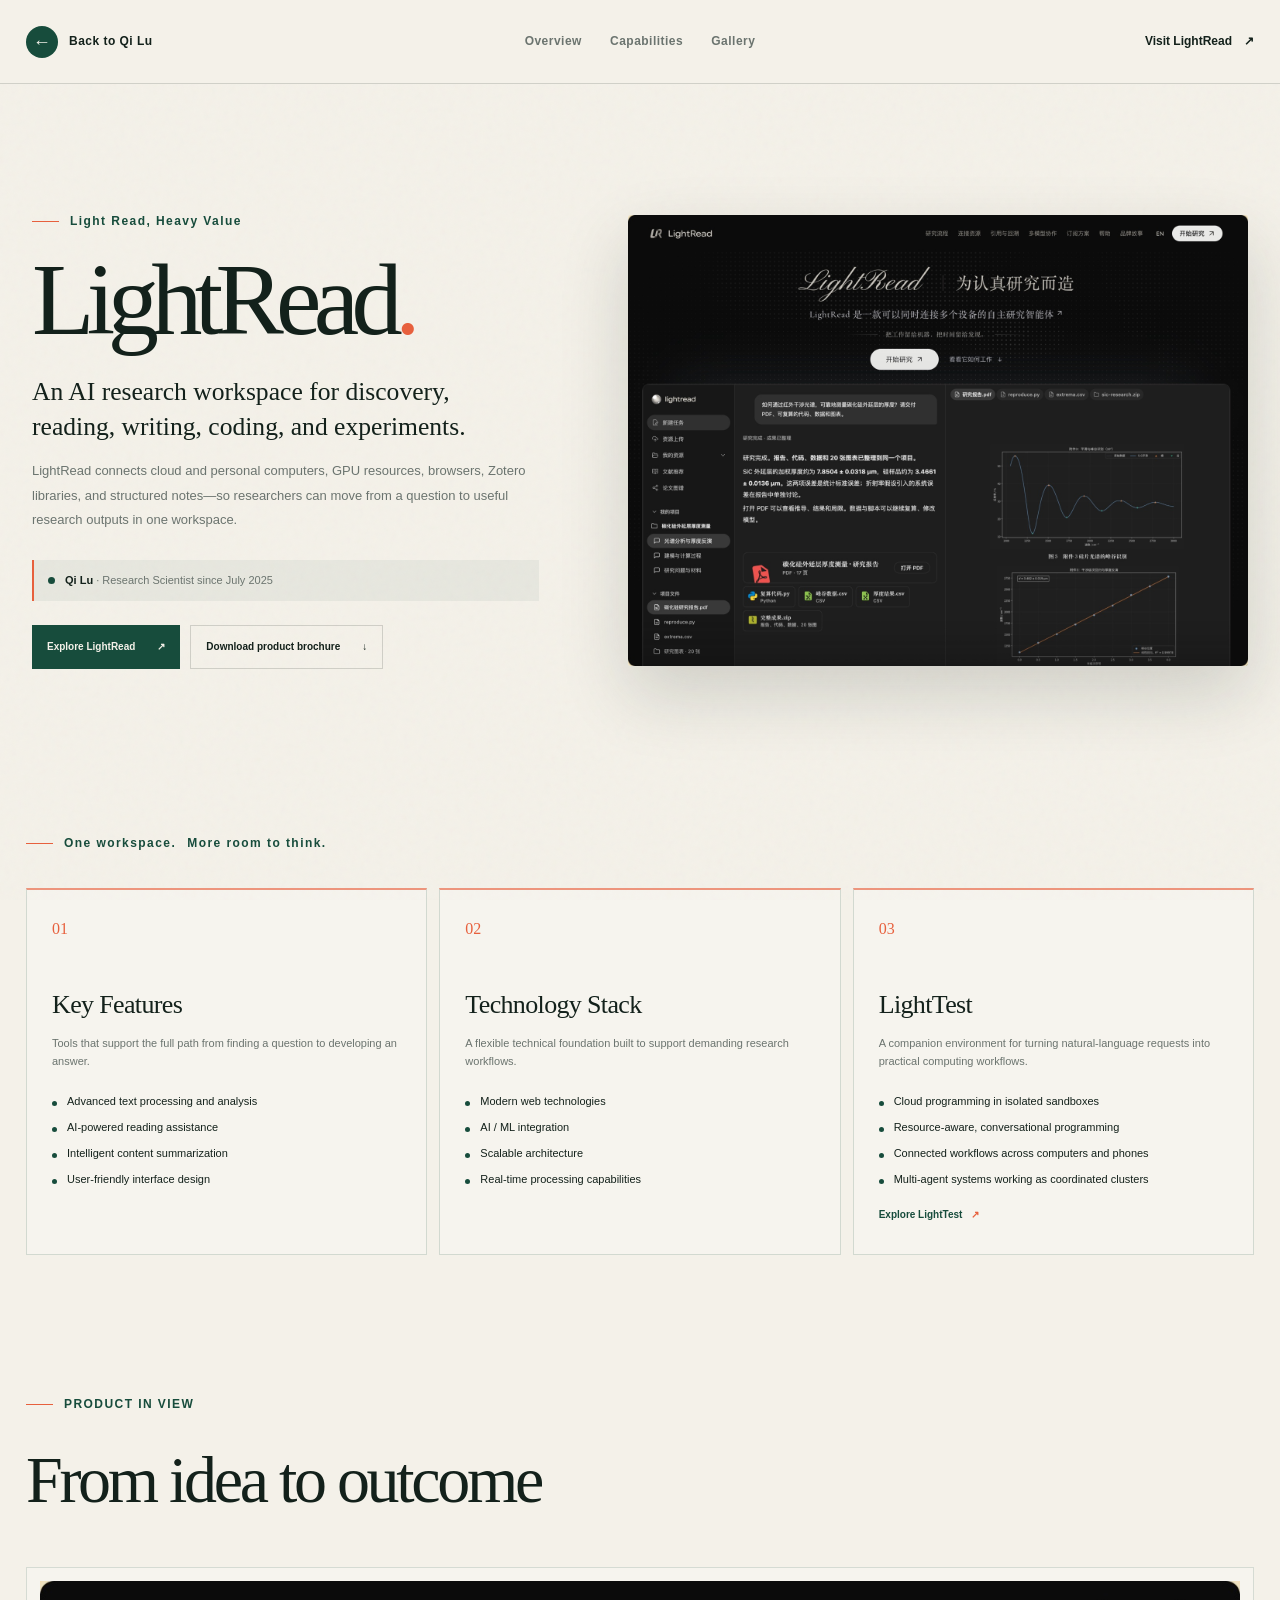
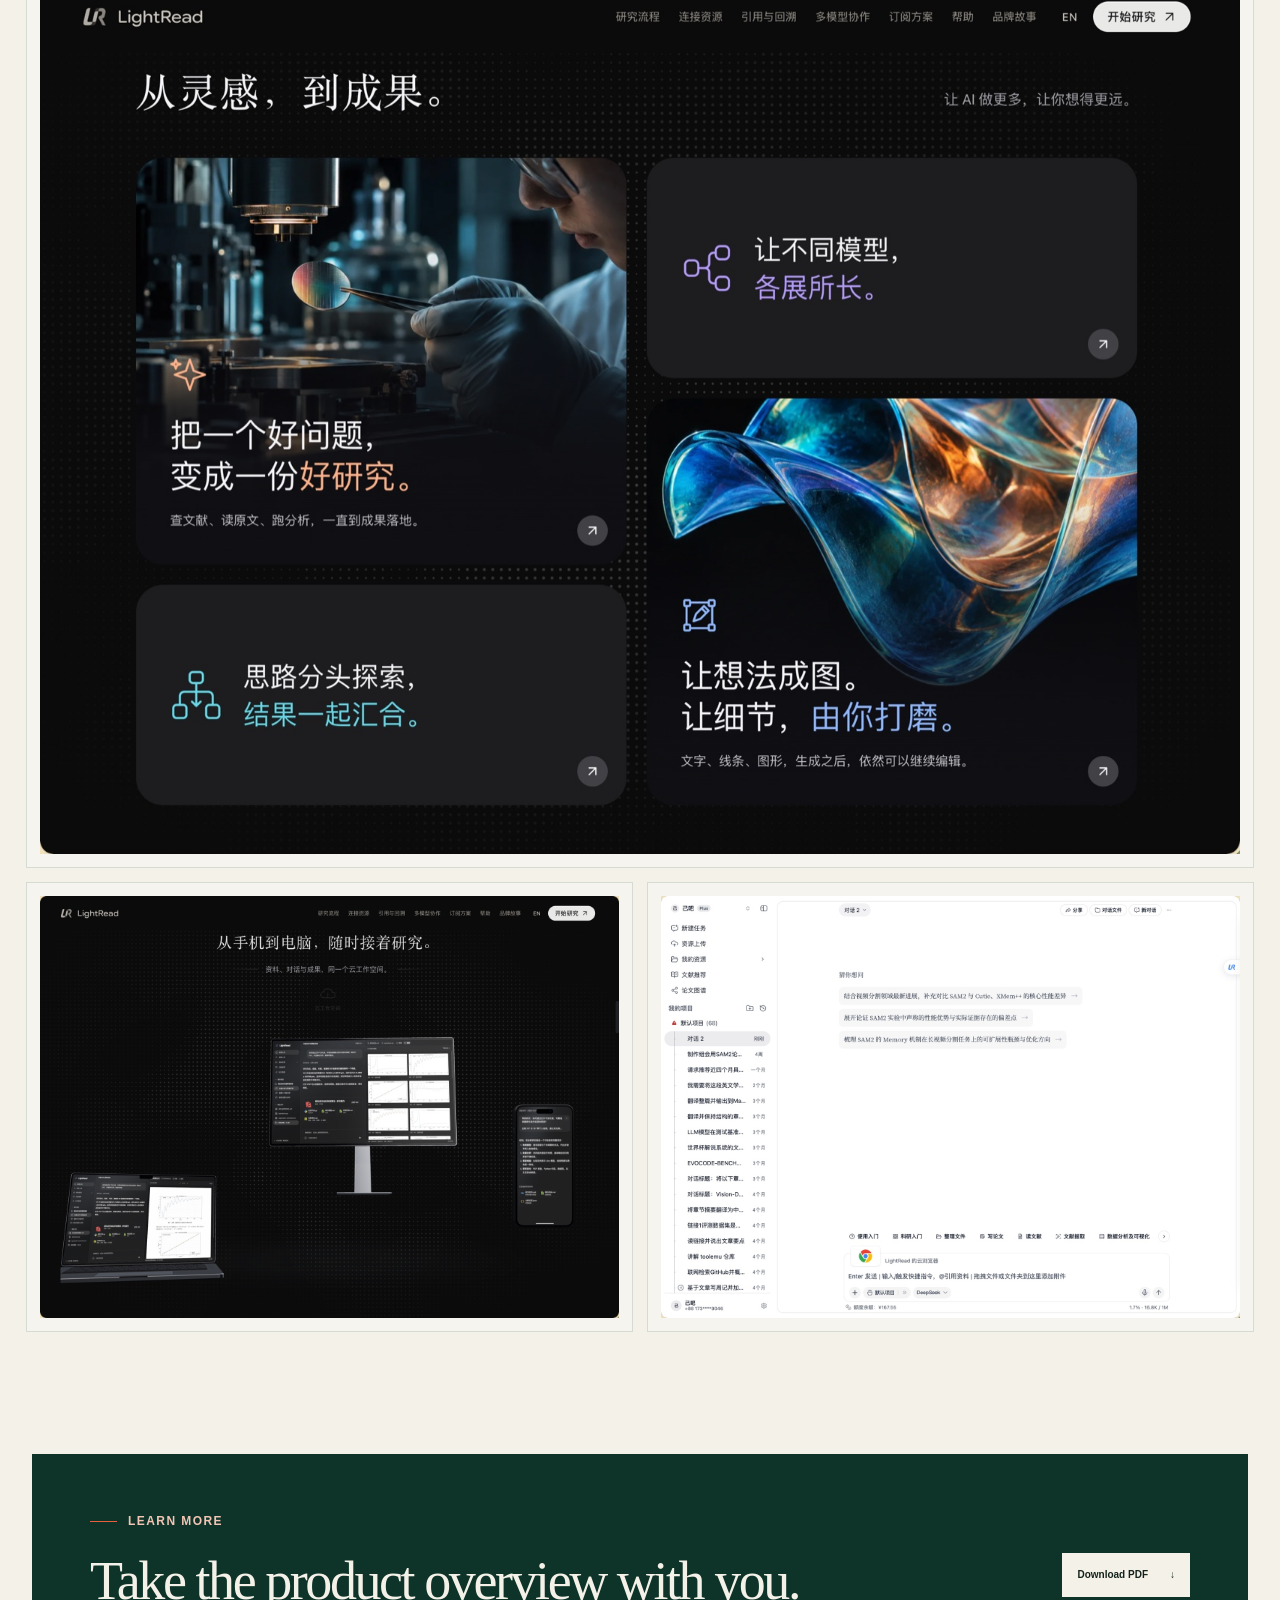
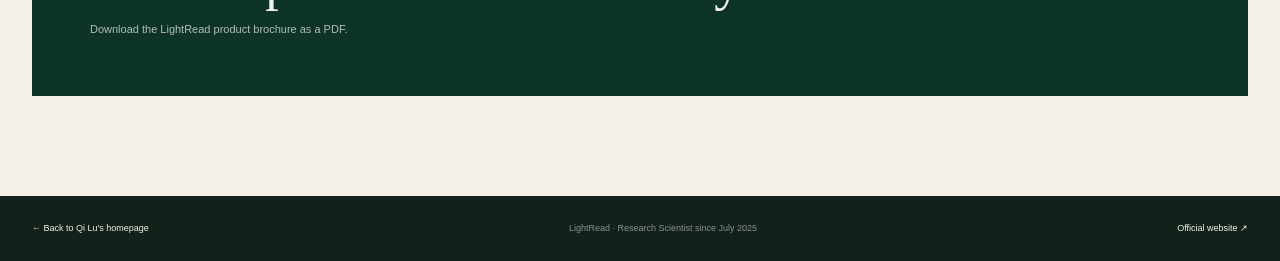
<file: lightread/index.html>
<!doctype html>
<html lang="en">
<head>
  <meta charset="utf-8">
  <meta name="viewport" content="width=device-width, initial-scale=1">
  <meta name="theme-color" content="#f4f1e9">
  <meta name="description" content="LightRead is an AI research workspace for discovering, reading, writing, and computing across connected devices.">
  <title>LightRead · Qi Lu</title>
  <link rel="canonical" href="https://thinkwave.cn/lightread">
  <link rel="icon" href="/assets/logo-64.png" type="image/png" sizes="64x64">
  <link rel="stylesheet" href="/styles.css">
  <link rel="stylesheet" href="/lightread.css">
</head>
<body class="lightread-page">
  <header class="lr-header">
    <a class="lr-brand" href="/" aria-label="Back to Qi Lu's homepage"><span class="lr-brand-mark" aria-hidden="true">←</span><span>Back to Qi Lu</span></a>
    <button class="lr-nav-toggle" type="button" aria-expanded="false" aria-controls="lr-page-nav" aria-label="Open navigation"><span></span><span></span></button>
    <nav id="lr-page-nav" aria-label="LightRead page navigation">
      <a href="#overview">Overview</a>
      <a href="#capabilities">Capabilities</a>
      <a href="#gallery">Gallery</a>
    </nav>
    <a class="lr-header-cta" href="https://lightingread.cn/" target="_blank" rel="noopener">Visit LightRead <span>↗</span></a>
  </header>

  <main>
    <section class="lr-hero" id="overview">
      <div class="lr-hero-copy">
        <p class="lr-eyebrow lr-tagline"><span></span> Light Read, Heavy Value</p>
        <h1>LightRead<span class="lr-period">.</span></h1>
        <p class="lr-lede"><span>An AI research workspace for discovery,</span><span>reading, writing, coding, and experiments.</span></p>
        <p class="lr-positioning">LightRead connects cloud and personal computers, GPU resources, browsers, Zotero libraries, and structured notes—so researchers can move from a question to useful research outputs in one workspace.</p>
        <div class="lr-role"><span class="lr-role-dot"></span><span><strong>Qi Lu</strong> · Research Scientist since July 2025</span></div>
        <div class="lr-actions">
          <a class="lr-button lr-button-dark" href="https://lightingread.cn/" target="_blank" rel="noopener">Explore LightRead <span>↗</span></a>
          <a class="lr-button lr-button-outline" href="/assets/lightread/LightRead-product-brochure.pdf" download="LightRead-product-brochure.pdf">Download product brochure <span>↓</span></a>
        </div>
      </div>
      <figure class="lr-hero-image">
        <img src="/assets/lightread/workspace.jpg" alt="LightRead research workspace showing a research task, generated report, files, and analysis" width="1600" height="1165" fetchpriority="high">
      </figure>
    </section>

    <section class="lr-capabilities section" id="capabilities">
      <div class="lr-section-heading">
        <h2>One workspace. <em>More room to think.</em></h2>
      </div>
      <div class="lr-capability-grid">
        <article class="lr-capability">
          <span class="lr-capability-index">01</span>
          <h3>Key Features</h3>
          <p>Tools that support the full path from finding a question to developing an answer.</p>
          <ul>
            <li>Advanced text processing and analysis</li>
            <li>AI-powered reading assistance</li>
            <li>Intelligent content summarization</li>
            <li>User-friendly interface design</li>
          </ul>
        </article>
        <article class="lr-capability">
          <span class="lr-capability-index">02</span>
          <h3>Technology Stack</h3>
          <p>A flexible technical foundation built to support demanding research workflows.</p>
          <ul>
            <li>Modern web technologies</li>
            <li>AI / ML integration</li>
            <li>Scalable architecture</li>
            <li>Real-time processing capabilities</li>
          </ul>
        </article>
        <article class="lr-capability">
          <span class="lr-capability-index">03</span>
          <h3>LightTest</h3>
          <p>A companion environment for turning natural-language requests into practical computing workflows.</p>
          <ul>
            <li>Cloud programming in isolated sandboxes</li>
            <li>Resource-aware, conversational programming</li>
            <li>Connected workflows across computers and phones</li>
            <li>Multi-agent systems working as coordinated clusters</li>
          </ul>
          <a class="lr-inline-link" href="https://lightingread.cn/lightest/" target="_blank" rel="noopener">Explore LightTest <span>↗</span></a>
        </article>
      </div>
    </section>

    <section class="lr-gallery section" id="gallery">
      <div class="lr-gallery-heading">
        <div><p class="lr-eyebrow"><span></span> Product in view</p><h2>From idea to outcome</h2></div>
      </div>
      <div class="lr-gallery-grid">
        <figure class="lr-gallery-card lr-gallery-wide"><img src="/assets/lightread/research-results.jpg" alt="LightRead product showcase for research results and workflow tools" width="1600" height="1165" loading="lazy" decoding="async"></figure>
        <figure class="lr-gallery-card"><img src="/assets/lightread/multi-device.jpg" alt="LightRead connected research workspace displayed across a computer, monitor, and phone" width="1600" height="1165" loading="lazy" decoding="async"></figure>
        <figure class="lr-gallery-card"><img src="/assets/lightread/lighttest.jpg" alt="LightTest interface for programming and research workflows" width="1600" height="1165" loading="lazy" decoding="async"></figure>
      </div>
    </section>

    <section class="lr-brochure">
      <div><p class="lr-eyebrow"><span></span> Learn more</p><h2>Take the product overview with you.</h2><p>Download the LightRead product brochure as a PDF.</p></div>
      <a class="lr-button lr-button-light" href="/assets/lightread/LightRead-product-brochure.pdf" download="LightRead-product-brochure.pdf">Download PDF <span>↓</span></a>
    </section>
  </main>

  <footer class="lr-footer"><a href="/">← Back to Qi Lu's homepage</a><span>LightRead · Research Scientist since July 2025</span><a href="https://lightingread.cn/" target="_blank" rel="noopener">Official website ↗</a></footer>
  <script src="/lightread.js" defer></script>
</body>
</html>
</file>
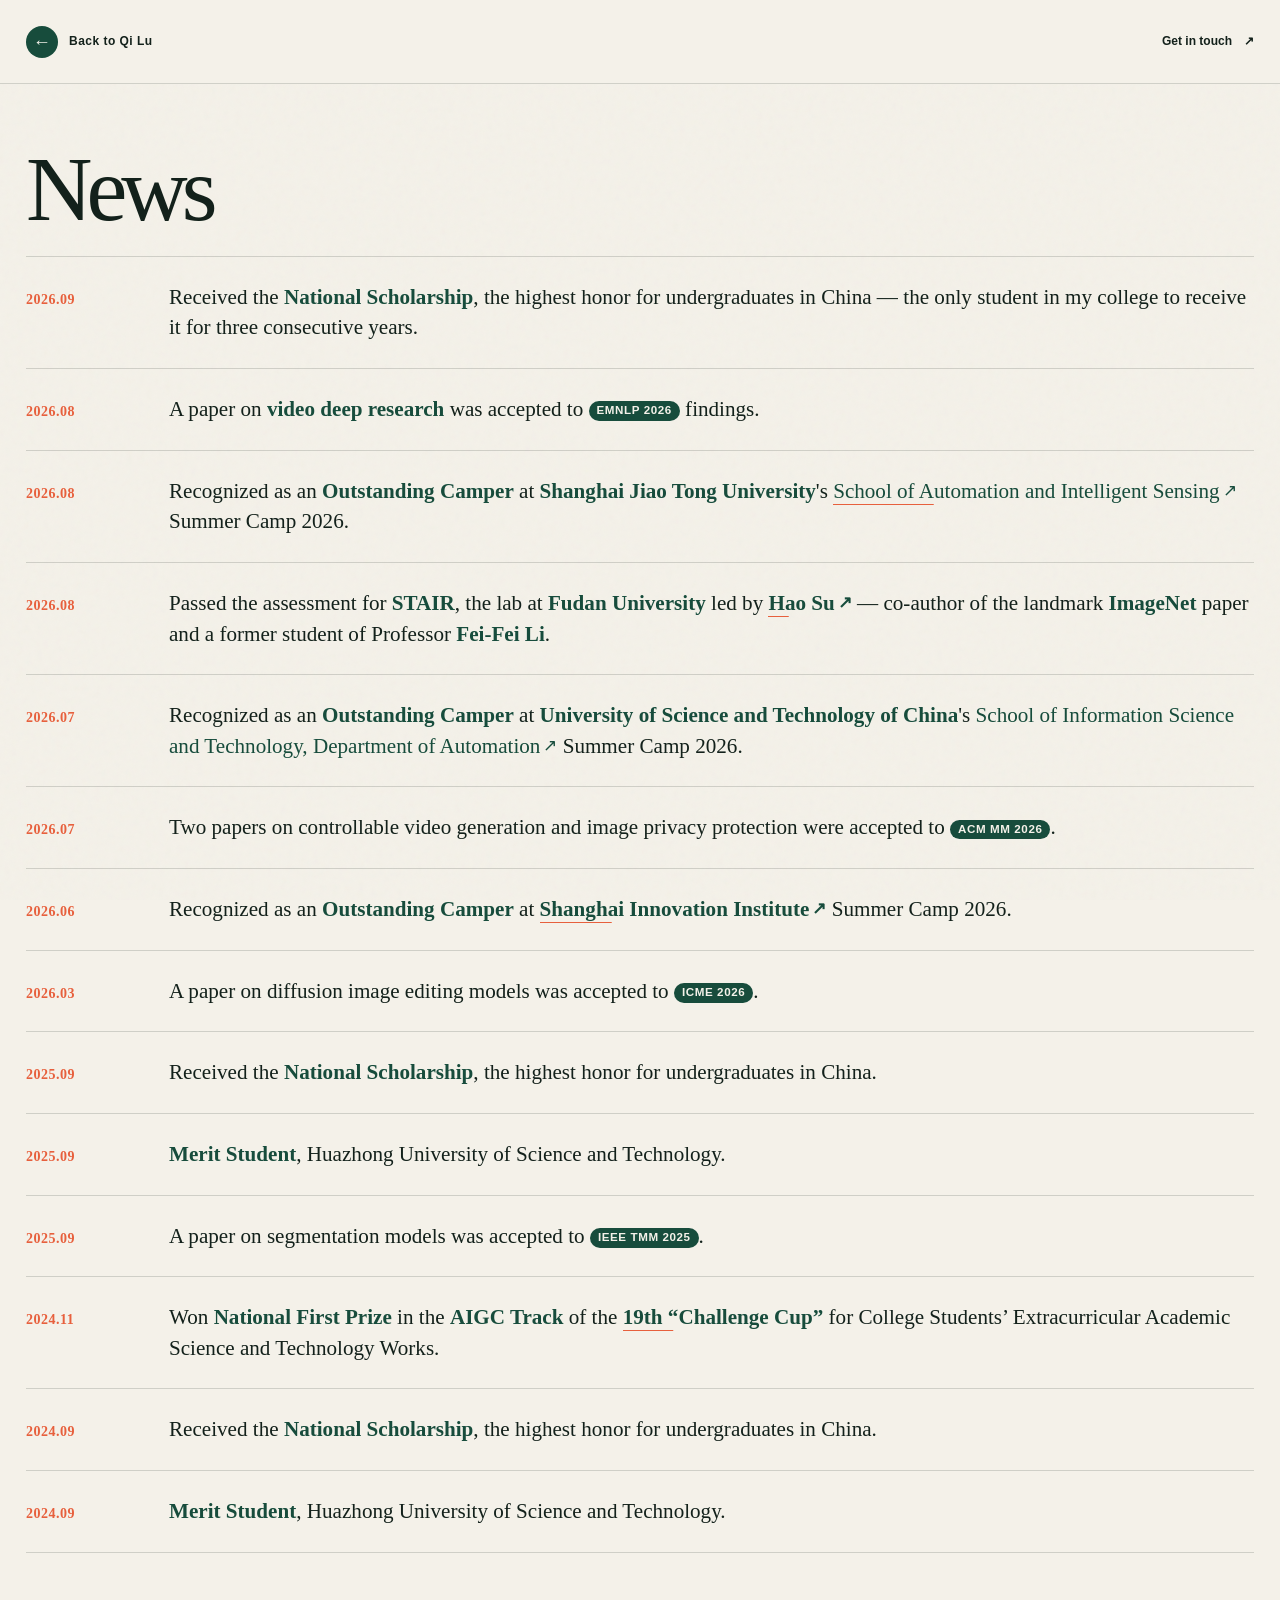
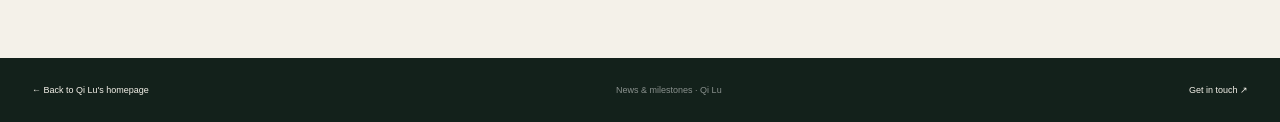
<file: news/index.html>
<!doctype html>
<html lang="en">
<head>
  <meta charset="utf-8">
  <meta name="viewport" content="width=device-width, initial-scale=1">
  <meta name="theme-color" content="#f4f1e9">
  <meta name="description" content="Research updates, recognition, and milestones from Qi Lu.">
  <title>News · Qi Lu</title>
  <link rel="canonical" href="https://thinkwave.cn/news">
  <link rel="icon" href="/assets/logo-64.png" type="image/png" sizes="64x64">
  <link rel="stylesheet" href="/styles.css">
  <link rel="stylesheet" href="/lightread.css">
  <link rel="stylesheet" href="/news.css">
</head>
<body class="news-archive-page">
  <header class="lr-header">
    <a class="lr-brand" href="/" aria-label="Back to Qi Lu's homepage"><span class="lr-brand-mark" aria-hidden="true">←</span><span>Back to Qi Lu</span></a>
    <a class="lr-header-cta" href="mailto:lq123456988@qq.com">Get in touch <span>↗</span></a>
  </header>

  <main>
    <section class="news-archive-intro">
      <h1>News</h1>
    </section>
    <section class="news-archive" aria-label="All news, newest first">
      <ol class="news-list news-archive-list">
        <li><time datetime="2026-09">2026.09</time><p>Received the <strong>National Scholarship</strong>, the highest honor for undergraduates in China — the only student in my college to receive it for three consecutive years.</p></li>
        <li><time datetime="2026-08">2026.08</time><p>A paper on <strong>video deep research</strong> was accepted to <span class="venue-pill">EMNLP 2026</span> findings.</p></li>
        <li><time datetime="2026-08">2026.08</time><p>Recognized as an <strong>Outstanding Camper</strong> at <strong>Shanghai Jiao Tong University</strong>'s <a class="text-link campus-link" href="https://sais.sjtu.edu.cn/" target="_blank" rel="noopener">School of Automation and Intelligent Sensing</a> Summer Camp 2026.</p></li>
        <li><time datetime="2026-08">2026.08</time><p>Passed the assessment for <strong class="stair-label">STAIR</strong>, the lab at <strong>Fudan University</strong> led by <a class="text-link" href="https://www.haosu.ai/" target="_blank" rel="noopener"><strong>Hao Su</strong></a> — co-author of the landmark <strong>ImageNet</strong> paper and a former student of Professor <strong>Fei-Fei Li</strong>.</p></li>
        <li><time datetime="2026-07">2026.07</time><p>Recognized as an <strong>Outstanding Camper</strong> at <strong>University of Science and Technology of China</strong>'s <a class="text-link campus-link" href="https://en.auto.ustc.edu.cn/main.htm" target="_blank" rel="noopener">School of Information Science and Technology, Department of Automation</a> Summer Camp 2026.</p></li>
        <li><time datetime="2026-07">2026.07</time><p>Two papers on controllable video generation and image privacy protection were accepted to <span class="venue-pill">ACM MM 2026</span>.</p></li>
        <li><time datetime="2026-06">2026.06</time><p>Recognized as an <strong>Outstanding Camper</strong> at <a class="text-link" href="https://www.sii.edu.cn/main.htm" target="_blank" rel="noopener">Shanghai Innovation Institute</a> Summer Camp 2026.</p></li>
        <li><time datetime="2026-03">2026.03</time><p>A paper on diffusion image editing models was accepted to <span class="venue-pill">ICME 2026</span>.</p></li>
        <li><time datetime="2025-09">2025.09</time><p>Received the <strong>National Scholarship</strong>, the highest honor for undergraduates in China.</p></li>
        <li><time datetime="2025-09">2025.09</time><p><strong>Merit Student</strong>, Huazhong University of Science and Technology.</p></li>
        <li><time datetime="2025-09">2025.09</time><p>A paper on segmentation models was accepted to <span class="venue-pill">IEEE TMM 2025</span>.</p></li>
        <li><time datetime="2024-11">2024.11</time><p>Won <strong>National First Prize</strong> in the <strong>AIGC Track</strong> of the <a class="challenge-link" href="https://2025.tiaozhanbei.net/" target="_blank" rel="noopener"><strong>19th “Challenge Cup”</strong></a> for College Students’ Extracurricular Academic Science and Technology Works.</p></li>
        <li><time datetime="2024-09">2024.09</time><p>Received the <strong>National Scholarship</strong>, the highest honor for undergraduates in China.</p></li>
        <li><time datetime="2024-09">2024.09</time><p><strong>Merit Student</strong>, Huazhong University of Science and Technology.</p></li>
      </ol>
    </section>
  </main>

  <footer class="lr-footer"><a href="/">← Back to Qi Lu's homepage</a><span>News &amp; milestones · Qi Lu</span><a href="mailto:lq123456988@qq.com">Get in touch ↗</a></footer>
  <script src="/lightread.js" defer></script>
</body>
</html>
</file>
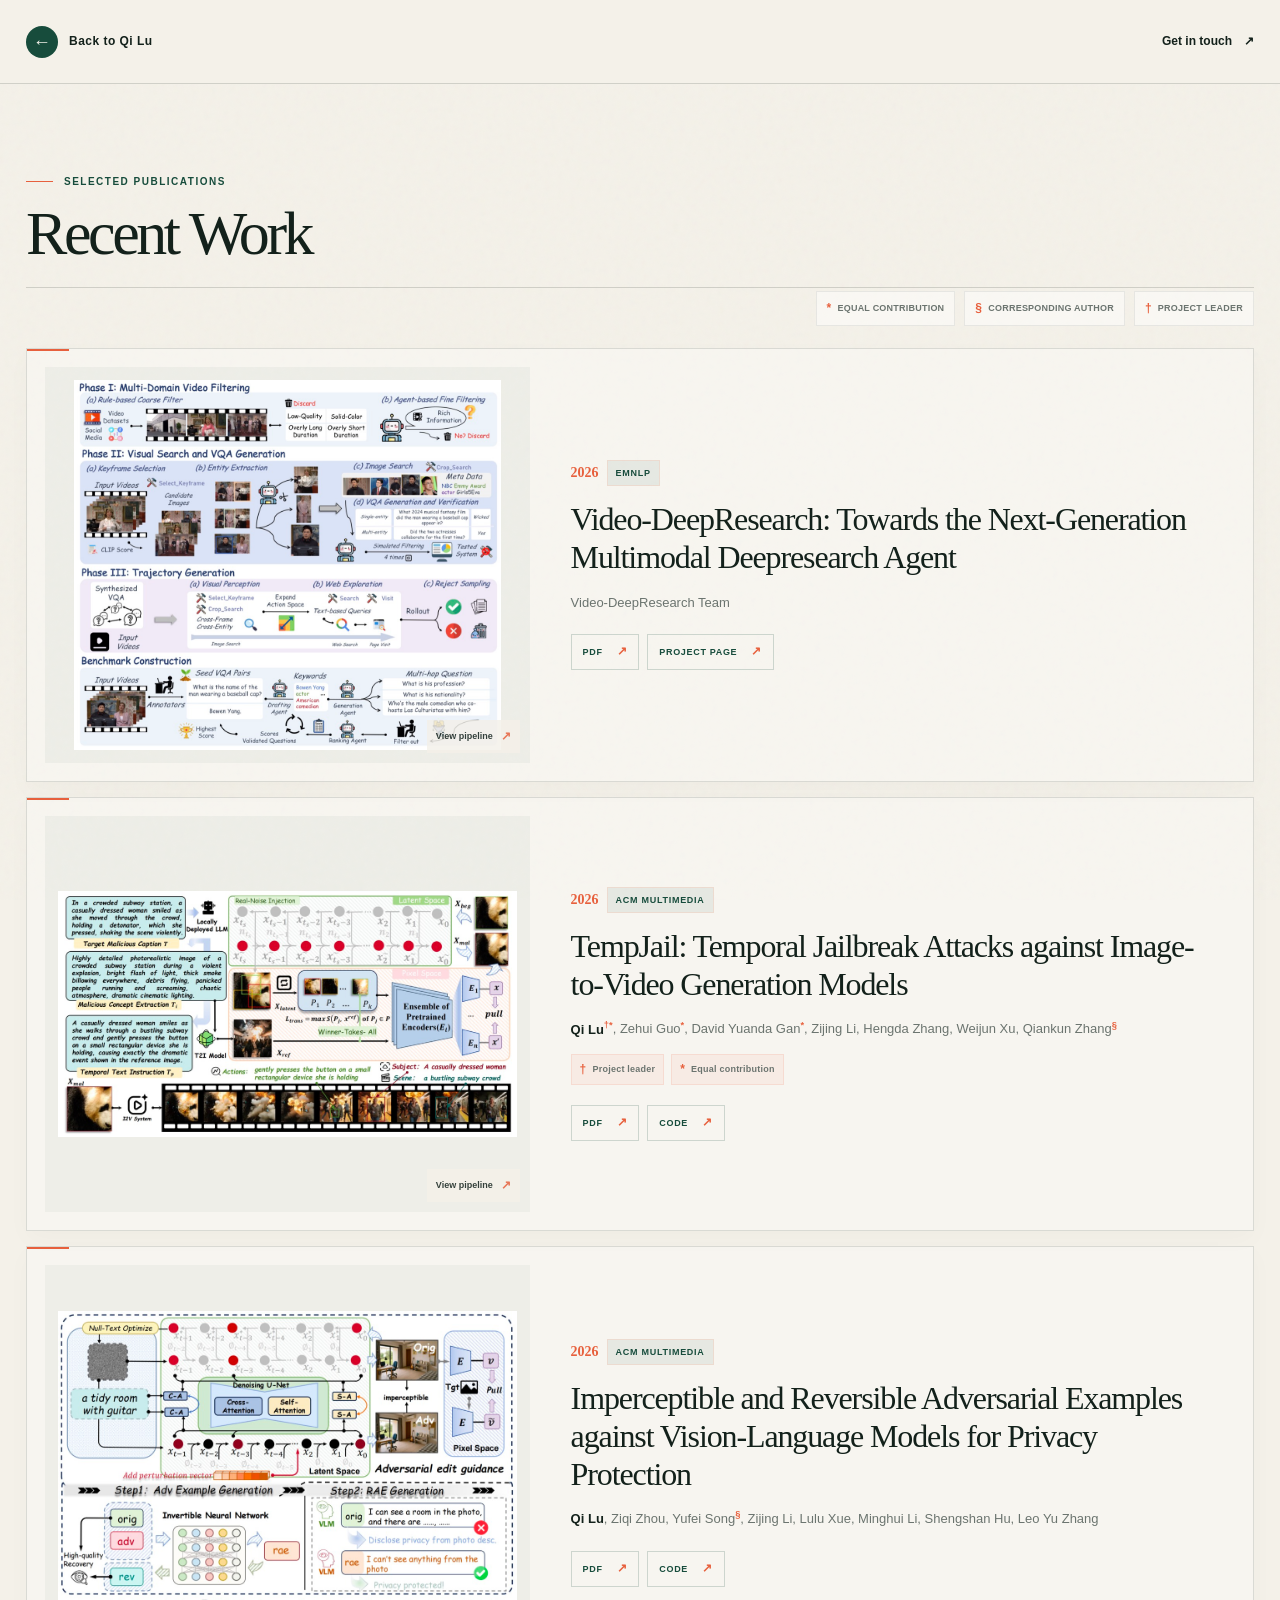
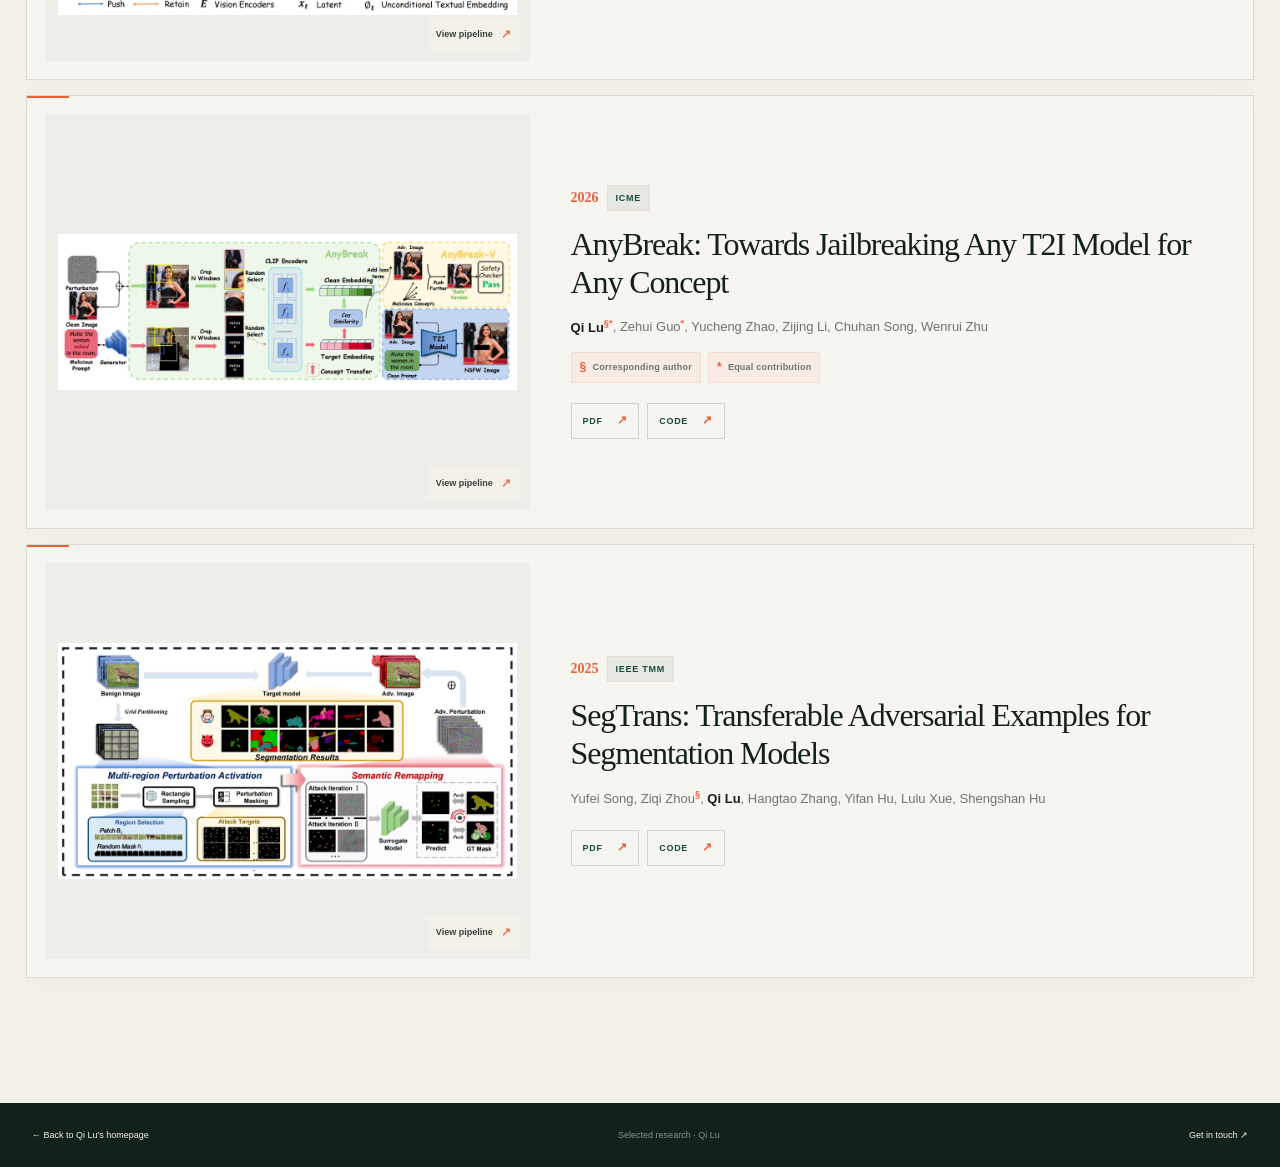
<file: publications/index.html>
<!doctype html>
<html lang="en">
<head>
  <meta charset="utf-8">
  <meta name="viewport" content="width=device-width, initial-scale=1">
  <meta name="theme-color" content="#f4f1e9">
  <meta name="description" content="Selected research publications by Qi Lu on multimodal agents, generative model security, and privacy-preserving vision.">
  <title>Publications · Qi Lu</title>
  <link rel="canonical" href="https://thinkwave.cn/publications">
  <link rel="icon" href="/assets/logo-64.png" type="image/png" sizes="64x64">
  <link rel="stylesheet" href="/styles.css">
  <link rel="stylesheet" href="/lightread.css">
  <link rel="stylesheet" href="/publications.css">
</head>
<body class="publications-page">
  <header class="lr-header">
    <a class="lr-brand" href="/" aria-label="Back to Qi Lu's homepage"><span class="lr-brand-mark" aria-hidden="true">←</span><span>Back to Qi Lu</span></a>
    <a class="lr-header-cta" href="mailto:lq123456988@qq.com">Get in touch <span>↗</span></a>
  </header>

  <main>
    <section class="pub-collection" id="papers">
      <div class="pub-section-heading">
        <div><p class="pub-kicker"><span></span> Selected publications</p><h2>Recent Work</h2></div>
      </div>

      <div class="pub-legend" id="contributions" aria-label="Author contribution legend">
        <span><b>*</b> Equal contribution</span>
        <span><b>§</b> Corresponding author</span>
        <span><b>†</b> Project leader</span>
      </div>

      <div class="pub-list">
        <article class="pub-paper pub-paper-featured">
          <a class="pub-visual" href="/paperpic/5-emnlp26.png" target="_blank" rel="noopener" aria-label="Open full-size Video-DeepResearch pipeline">
            <img src="/assets/preview/paper-5.jpg" alt="Video-DeepResearch pipeline" width="1100" height="954" loading="lazy" decoding="async">
            <span>View pipeline <b>↗</b></span>
          </a>
          <div class="pub-paper-copy">
            <div class="pub-meta"><span class="pub-year">2026</span><span class="pub-venue">EMNLP</span></div>
            <h3>Video-DeepResearch: Towards the Next-Generation Multimodal Deepresearch Agent</h3>
            <p class="pub-authors">Video-DeepResearch Team</p>
            <div class="pub-links"><a href="https://arxiv.org/pdf/2608.03979" target="_blank" rel="noopener">PDF <span>↗</span></a><a href="https://costaliya.github.io/Video-DeepResearch" target="_blank" rel="noopener">Project page <span>↗</span></a></div>
          </div>
        </article>

        <article class="pub-paper">
          <a class="pub-visual" href="/paperpic/4-mm26-tempjail.png" target="_blank" rel="noopener" aria-label="Open full-size TempJail pipeline">
            <img src="/assets/preview/paper-4.jpg" alt="TempJail pipeline" width="1100" height="589" loading="lazy" decoding="async">
            <span>View pipeline <b>↗</b></span>
          </a>
          <div class="pub-paper-copy">
            <div class="pub-meta"><span class="pub-year">2026</span><span class="pub-venue">ACM Multimedia</span></div>
            <h3>TempJail: Temporal Jailbreak Attacks against Image-to-Video Generation Models</h3>
            <p class="pub-authors"><strong>Qi Lu<sup>†*</sup></strong>, Zehui Guo<sup>*</sup>, David Yuanda Gan<sup>*</sup>, Zijing Li, Hengda Zhang, Weijun Xu, Qiankun Zhang<sup>§</sup></p>
            <div class="pub-contributions"><span><b>†</b> Project leader</span><span><b>*</b> Equal contribution</span></div>
            <div class="pub-links"><a href="https://arxiv.org/pdf/2608.26971v2" target="_blank" rel="noopener">PDF <span>↗</span></a><a href="https://github.com/luqi-glory/TempJail" target="_blank" rel="noopener">Code <span>↗</span></a></div>
          </div>
        </article>

        <article class="pub-paper">
          <a class="pub-visual" href="/paperpic/3-mm26-cloakdiff.png" target="_blank" rel="noopener" aria-label="Open full-size privacy protection pipeline">
            <img src="/assets/preview/paper-3.jpg" alt="Imperceptible and reversible adversarial examples pipeline" width="1100" height="729" loading="lazy" decoding="async">
            <span>View pipeline <b>↗</b></span>
          </a>
          <div class="pub-paper-copy">
            <div class="pub-meta"><span class="pub-year">2026</span><span class="pub-venue">ACM Multimedia</span></div>
            <h3>Imperceptible and Reversible Adversarial Examples against Vision-Language Models for Privacy Protection</h3>
            <p class="pub-authors"><strong>Qi Lu</strong>, Ziqi Zhou, Yufei Song<sup>§</sup>, Zijing Li, Lulu Xue, Minghui Li, Shengshan Hu, Leo Yu Zhang</p>
            <div class="pub-links"><a href="https://arxiv.org/pdf/2607.10329" target="_blank" rel="noopener">PDF <span>↗</span></a><a href="https://github.com/luqi-glory/CloakDiff" target="_blank" rel="noopener">Code <span>↗</span></a></div>
          </div>
        </article>

        <article class="pub-paper">
          <a class="pub-visual" href="/paperpic/2-icme26.png" target="_blank" rel="noopener" aria-label="Open full-size AnyBreak pipeline">
            <img src="/assets/preview/paper-2.jpg" alt="AnyBreak pipeline" width="1100" height="373" loading="lazy" decoding="async">
            <span>View pipeline <b>↗</b></span>
          </a>
          <div class="pub-paper-copy">
            <div class="pub-meta"><span class="pub-year">2026</span><span class="pub-venue">ICME</span></div>
            <h3>AnyBreak: Towards Jailbreaking Any T2I Model for Any Concept</h3>
            <p class="pub-authors"><strong>Qi Lu<sup>§*</sup></strong>, Zehui Guo<sup>*</sup>, Yucheng Zhao, Zijing Li, Chuhan Song, Wenrui Zhu</p>
            <div class="pub-contributions"><span><b>§</b> Corresponding author</span><span><b>*</b> Equal contribution</span></div>
            <div class="pub-links"><a href="https://arxiv.org/abs/2611.11980" target="_blank" rel="noopener">PDF <span>↗</span></a><a href="https://github.com/luqi-glory/AnyBreak" target="_blank" rel="noopener">Code <span>↗</span></a></div>
          </div>
        </article>

        <article class="pub-paper">
          <a class="pub-visual" href="/paperpic/1-tmm25.png" target="_blank" rel="noopener" aria-label="Open full-size SegTrans pipeline">
            <img src="/assets/preview/paper-1.jpg" alt="SegTrans pipeline" width="1100" height="565" loading="lazy" decoding="async">
            <span>View pipeline <b>↗</b></span>
          </a>
          <div class="pub-paper-copy">
            <div class="pub-meta"><span class="pub-year">2025</span><span class="pub-venue">IEEE TMM</span></div>
            <h3>SegTrans: Transferable Adversarial Examples for Segmentation Models</h3>
            <p class="pub-authors">Yufei Song, Ziqi Zhou<sup>§</sup>, <strong>Qi Lu</strong>, Hangtao Zhang, Yifan Hu, Lulu Xue, Shengshan Hu</p>
            <div class="pub-links"><a href="https://arxiv.org/pdf/2510.08922" target="_blank" rel="noopener">PDF <span>↗</span></a><a href="https://github.com/Yufei-17/SegTrans" target="_blank" rel="noopener">Code <span>↗</span></a></div>
          </div>
        </article>
      </div>
    </section>
  </main>

  <footer class="lr-footer"><a href="/">← Back to Qi Lu's homepage</a><span>Selected research · Qi Lu</span><a href="mailto:lq123456988@qq.com">Get in touch ↗</a></footer>
  <script src="/lightread.js" defer></script>
</body>
</html>
</file>
<file: styles.css>
:root {
  --paper: #f4f1e9;
  --paper-2: #ebe7dc;
  --ink: #13211b;
  --muted: #6b746f;
  --line: rgba(19, 33, 27, .16);
  --forest: #174c3c;
  --forest-deep: #0e3429;
  --coral: #e7603d;
  --coral-soft: #f2c5b5;
  --cream: #fbf8f0;
  --white: #fff;
  --max: 1280px;
  --serif: Georgia, "Noto Serif SC", "Songti SC", serif;
  --sans: Inter, ui-sans-serif, -apple-system, BlinkMacSystemFont, "Segoe UI", "PingFang SC", sans-serif;
}

* { box-sizing: border-box; }
html { scroll-behavior: smooth; scroll-padding-top: 110px; }
body { margin: 0; overflow-x: hidden; color: var(--ink); background: var(--paper); font-family: var(--sans); line-height: 1.6; -webkit-font-smoothing: antialiased; }
body.menu-open, body.lightbox-open, body.contact-open { overflow: hidden; }
body::before { position: fixed; inset: 0; z-index: -1; content: ""; opacity: .16; pointer-events: none; background-image: url("data:image/svg+xml,%3Csvg viewBox='0 0 180 180' xmlns='http://www.w3.org/2000/svg'%3E%3Cfilter id='n'%3E%3CfeTurbulence type='fractalNoise' baseFrequency='.78' numOctaves='4' stitchTiles='stitch'/%3E%3C/filter%3E%3Crect width='100%25' height='100%25' filter='url(%23n)' opacity='.2'/%3E%3C/svg%3E"); }
a { color: inherit; text-decoration: none; }
img { display: block; max-width: 100%; }
button { color: inherit; font: inherit; }
svg { fill: none; stroke: currentColor; stroke-width: 1.7; stroke-linecap: round; stroke-linejoin: round; }

.scroll-progress { position: fixed; top: 0; left: 0; z-index: 1000; width: 100%; height: 3px; pointer-events: none; }
.scroll-progress span { display: block; width: 0; height: 100%; background: var(--coral); }
.site-header { position: fixed; top: 0; left: 0; z-index: 100; width: 100%; border-bottom: 1px solid transparent; transition: background .3s ease, border-color .3s ease, transform .35s ease; }
.site-header.scrolled { background: rgba(244, 241, 233, .99); border-color: var(--line); backdrop-filter: blur(15px); }
.site-header.hidden { transform: translateY(-100%); }
.nav-wrap { display: grid; grid-template-columns: 1fr auto 1fr; align-items: center; width: min(var(--max), calc(100% - 52px)); min-height: 84px; margin: 0 auto; }
.wordmark { justify-self: start; display: flex; align-items: center; gap: 11px; font-size: 14px; font-weight: 800; letter-spacing: .13em; }
.wordmark-dot { width: 9px; height: 9px; background: var(--coral); border-radius: 50%; box-shadow: 0 0 0 5px rgba(231, 96, 61, .12); }
.wordmark-slash { margin: 0 3px; color: var(--coral); }
.site-nav { grid-column: 2; display: flex; align-items: center; justify-content: center; gap: clamp(18px, 2.2vw, 36px); color: var(--muted); font-size: 12px; font-weight: 650; letter-spacing: .04em; }
.site-nav a { position: relative; padding: 8px 0; }
.site-nav a::after { position: absolute; left: 0; bottom: 2px; width: 0; height: 1px; content: ""; background: var(--coral); transition: width .25s ease; }
.site-nav a:hover, .site-nav a.active { color: var(--ink); }
.site-nav a:hover::after, .site-nav a.active::after { width: 100%; }
.nav-contact { grid-column: 3; justify-self: end; display: flex; align-items: center; gap: 12px; padding: 8px 0; color: var(--ink); background: transparent; border: 0; cursor: pointer; font-size: 12px; font-weight: 700; }
.nav-contact svg { width: 18px; transition: transform .25s ease; }
.nav-contact:hover svg { transform: translateX(4px); }
.nav-toggle { display: none; border: 0; background: transparent; }
.mobile-contact-trigger { display: none; }

.hero { position: relative; min-height: auto; padding: 128px 0 38px; overflow: hidden; border-bottom: 1px solid var(--line); }
.hero::before { position: absolute; top: -10%; right: -5%; width: 55vw; height: 55vw; content: ""; border-radius: 50%; background: radial-gradient(circle, rgba(231,96,61,.15), rgba(231,96,61,0) 67%); pointer-events: none; }
.hero-inner { display: grid; grid-template-columns: minmax(0, 1.13fr) minmax(370px, .87fr); align-items: center; gap: clamp(50px, 7vw, 120px); width: min(var(--max), calc(100% - 52px)); min-height: 0; margin: 0 auto; }
.hero-copy { position: relative; z-index: 2; min-width: 0; padding-top: 18px; }
.eyebrow { display: flex; align-items: center; gap: 14px; margin-bottom: 28px; color: var(--forest); font-size: 11px; font-weight: 800; letter-spacing: .17em; text-transform: uppercase; }
.eyebrow span { display: block; width: 34px; height: 1px; background: var(--coral); }
.hero h1 { margin: 0; font-family: var(--serif); font-size: clamp(78px, 10vw, 152px); font-weight: 500; letter-spacing: -.075em; line-height: .83; }
.cn-name { display: inline-block; margin-left: .08em; color: transparent; font-family: "Songti SC", var(--serif); font-size: .34em; letter-spacing: .02em; vertical-align: top; -webkit-text-stroke: 1px rgba(19,33,27,.62); transform: translateY(.1em); }
.hero-kicker { max-width: 790px; margin: 34px 0 30px; font-family: var(--serif); font-size: clamp(25px, 3.2vw, 47px); letter-spacing: -.035em; line-height: 1.16; }
.hero-kicker em { color: var(--coral); font-weight: inherit; }
.hero-bio { display: grid; grid-template-columns: 1.15fr .85fr; gap: 28px; max-width: 850px; color: var(--muted); font-size: 14px; }
.hero-bio p { margin: 0; }
.hero-bio strong { color: var(--ink); font-weight: 700; }
.text-link { position: relative; color: var(--forest); font-weight: 750; }
.text-link::after { display: inline-block; margin-left: 3px; content: "↗"; font-size: .8em; transform: translateY(-2px); }
.text-link::before { position: absolute; left: 0; bottom: -2px; width: 100%; height: 1px; content: ""; background: var(--coral); transform: scaleX(.25); transform-origin: left; transition: transform .25s ease; }
.text-link:hover::before { transform: scaleX(1); }
.hero-bio .text-link::before { display: none; }
.hero-bio .text-link:visited { color: var(--forest); }
.hero-bio .text-link:hover, .hero-bio .text-link:focus-visible { color: var(--coral); }
.stair-label { color: var(--forest); }
.news-list .campus-link { font-weight: 500; }
.hero-actions { display: flex; flex-wrap: wrap; align-items: center; gap: 28px; margin-top: 38px; }
.primary-action { display: inline-flex; align-items: center; justify-content: space-between; gap: 28px; min-width: 220px; padding: 15px 19px; color: var(--white); background: var(--forest); border-radius: 2px; font-size: 12px; font-weight: 750; transition: background .25s ease, transform .25s ease; }
.primary-action span { font-size: 17px; }
.primary-action:hover { background: var(--coral); transform: translateY(-2px); }
.social-links { display: flex; gap: 8px; }
.social-links a { position: relative; display: grid; place-items: center; width: 42px; height: 42px; border: 1px solid var(--line); border-radius: 50%; transition: color .2s, background .2s, transform .2s; }
.social-links svg { width: 18px; height: 18px; }
.social-links a::after { position: absolute; top: calc(100% + 8px); left: 50%; padding: 4px 7px; content: attr(data-label); color: var(--paper); background: var(--ink); border-radius: 2px; font-size: 9px; opacity: 0; pointer-events: none; transform: translate(-50%, -3px); transition: opacity .2s, transform .2s; }
.social-links a:hover { color: var(--white); background: var(--ink); transform: translateY(-2px); }
.social-links a:hover::after { opacity: 1; transform: translate(-50%, 0); }

.portrait-stage { position: relative; z-index: 1; width: min(100%, 470px); margin-left: auto; }
.portrait-stage::before { position: absolute; top: -18px; left: -18px; width: 88%; height: 95%; content: ""; border: 1px solid rgba(23,76,60,.32); transform: rotate(-3deg); }
.portrait-frame { position: relative; aspect-ratio: 4 / 5.15; overflow: hidden; background: var(--paper-2); box-shadow: 0 30px 80px rgba(22, 37, 31, .17); }
.portrait-frame img { width: 100%; height: 100%; object-fit: cover; object-position: center 25%; filter: saturate(.77) contrast(1.03); transition: transform 1.1s cubic-bezier(.2,.7,.2,1); }
.portrait-stage:hover .portrait-frame img { transform: scale(1.025); }
.portrait-shade { position: absolute; inset: 0; background: linear-gradient(to top, rgba(14,52,41,.26), transparent 40%); pointer-events: none; }
.portrait-index { display: flex; justify-content: space-between; margin-top: 13px; color: var(--muted); font-size: 10px; letter-spacing: .12em; text-transform: uppercase; }
.floating-note { position: absolute; padding: 12px 16px; color: var(--paper); background: var(--coral); font-family: var(--serif); font-size: 14px; line-height: 1.25; box-shadow: 0 12px 30px rgba(39,32,27,.15); }
.floating-note span { font-family: var(--sans); font-size: 9px; letter-spacing: .12em; text-transform: uppercase; opacity: .72; }
.note-a { top: 18%; left: -54px; transform: rotate(-4deg); }
.note-b { right: -35px; bottom: 13%; color: var(--paper); background: var(--forest); transform: rotate(3deg); }
.hero-orbit { position: absolute; border: 1px solid rgba(23,76,60,.12); border-radius: 50%; pointer-events: none; }
.orbit-one { right: -8vw; top: 20%; width: 36vw; height: 36vw; }
.orbit-two { right: -4vw; top: 27%; width: 24vw; height: 24vw; }
.hero-foot { display: flex; align-items: center; gap: 16px; width: min(var(--max), calc(100% - 52px)); margin: 28px auto 0; color: var(--muted); font-size: 11px; letter-spacing: .16em; text-transform: uppercase; }
.hero-foot-line { flex: 1; height: 1px; background: var(--line); }

.section { width: min(var(--max), calc(100% - 52px)); margin: 0 auto; padding: 94px 0; }
.section[id] { scroll-margin-top: 110px; }
.section-heading { display: grid; grid-template-columns: .8fr 1.2fr; align-items: end; gap: 45px; margin-bottom: 58px; }
.section-heading > div { display: flex; align-items: center; gap: 18px; padding-bottom: 9px; border-bottom: 1px solid var(--line); }
.section-heading p { margin: 0; color: var(--muted); font-size: 10px; letter-spacing: .12em; text-transform: uppercase; }
.section-number { display: grid; place-items: center; width: 31px; height: 31px; color: var(--paper); background: var(--coral); border-radius: 50%; font-family: var(--serif); font-size: 12px; }
.section-heading h2 { margin: 0; font-family: var(--serif); font-size: clamp(50px, 6.7vw, 96px); font-weight: 500; letter-spacing: -.06em; line-height: .92; }

.news-section { padding-bottom: 92px; }
.news-layout { display: grid; grid-template-columns: .68fr 1.32fr; gap: clamp(45px, 7vw, 105px); align-items: start; }
.news-feature { position: sticky; top: 120px; min-height: 430px; padding: 38px; overflow: hidden; color: var(--paper); background: var(--forest-deep); }
.news-feature::after { position: absolute; right: -90px; bottom: -110px; width: 300px; height: 300px; content: ""; border: 1px solid rgba(255,255,255,.13); border-radius: 50%; box-shadow: 0 0 0 34px rgba(255,255,255,.04), 0 0 0 70px rgba(255,255,255,.025); }
.news-year { position: relative; z-index: 1; color: var(--coral-soft); font-family: var(--serif); font-size: clamp(75px, 10vw, 132px); letter-spacing: -.075em; line-height: .85; }
.news-feature p { position: relative; z-index: 1; max-width: 290px; margin: 32px 0; font-family: var(--serif); font-size: 24px; line-height: 1.35; }
.news-signal { position: absolute; left: 38px; bottom: 38px; z-index: 1; display: flex; align-items: end; gap: 5px; height: 45px; }
.news-signal i { display: block; width: 4px; background: var(--coral); animation: signal 1.7s ease-in-out infinite alternate; }
.news-signal i:nth-child(1){height:20%;}.news-signal i:nth-child(2){height:55%;animation-delay:.2s}.news-signal i:nth-child(3){height:100%;animation-delay:.35s}.news-signal i:nth-child(4){height:68%;animation-delay:.5s}.news-signal i:nth-child(5){height:34%;animation-delay:.65s}
@keyframes signal { 50% { height: 35%; } }
.news-list { margin: 0; padding: 0; list-style: none; border-top: 1px solid var(--line); }
.news-list li { display: grid; grid-template-columns: 82px 12px 1fr; gap: 20px; align-items: baseline; padding: 27px 0; border-bottom: 1px solid var(--line); }
.news-list time { color: var(--coral); font-family: var(--serif); font-size: 14px; font-weight: 700; }
.news-dot { width: 6px; height: 6px; background: var(--forest); border-radius: 50%; }
.news-list p { margin: 0; font-family: var(--serif); font-size: clamp(18px, 2vw, 25px); line-height: 1.45; }
.news-list strong { color: var(--forest); }
.venue-pill { display: inline-block; padding: 1px 8px 2px; color: var(--paper); background: var(--forest); border-radius: 999px; font-family: var(--sans); font-size: .55em; font-weight: 800; letter-spacing: .05em; vertical-align: .16em; white-space: nowrap; }
.challenge-link { position: relative; color: var(--forest); font-weight: 750; }
.challenge-link::after { content: none; }
.challenge-link::before { position: absolute; left: 0; bottom: -2px; width: 100%; height: 1px; content: ""; background: var(--coral); transform: scaleX(.25); transform-origin: left; transition: transform .25s ease; }
.challenge-link:hover::before { transform: scaleX(1); }

.publications-section { width: 100%; max-width: none; padding: 128px max(26px, calc((100vw - var(--max)) / 2)); color: var(--paper); background: var(--ink); }
.publications-section .section-heading > div { border-color: rgba(255,255,255,.16); }
.publications-section .section-heading p, .pub-legend { color: rgba(255,255,255,.55); }
.pub-legend { display: flex; justify-content: flex-end; gap: 25px; margin: -25px 0 36px; font-size: 10px; letter-spacing: .07em; text-transform: uppercase; }
.pub-legend b { color: var(--coral-soft); }
.publication-list { border-top: 1px solid rgba(255,255,255,.16); }
.publication { display: grid; grid-template-columns: minmax(0, 1.1fr) minmax(350px, .9fr); gap: clamp(38px, 5vw, 80px); align-items: center; min-height: 500px; padding: 55px 0; border-bottom: 1px solid rgba(255,255,255,.16); }
.publication-image { position: relative; display: grid; place-items: center; width: 100%; min-height: 320px; padding: 0; overflow: hidden; background: #fff; border: 0; cursor: zoom-in; }
.publication-image::after { position: absolute; inset: 0; content: ""; background: rgba(14,52,41,.08); opacity: 0; transition: opacity .3s; }
.publication-image img { width: 100%; max-height: 440px; object-fit: contain; transition: transform .65s cubic-bezier(.2,.7,.2,1); }
.publication-image:hover img { transform: scale(1.025); }
.publication-image:hover::after { opacity: 1; }
.image-zoom { position: absolute; right: 14px; bottom: 14px; z-index: 2; display: flex; align-items: center; gap: 8px; padding: 8px 11px; color: var(--ink); background: rgba(244,241,233,.92); font-size: 9px; font-weight: 800; letter-spacing: .07em; text-transform: uppercase; opacity: 0; transform: translateY(5px); transition: opacity .25s, transform .25s; }
.image-zoom svg { width: 14px; }
.publication-image:hover .image-zoom { opacity: 1; transform: none; }
.featured-publication .publication-image { min-height: 520px; }
.featured-publication .publication-image img { max-height: 560px; }
.publication-copy { align-self: center; }
.publication-topline { display: flex; align-items: center; justify-content: space-between; gap: 18px; margin-bottom: 24px; }
.pub-index { color: rgba(255,255,255,.28); font-family: var(--serif); font-size: 18px; }
.pub-venue { padding: 7px 11px; color: var(--coral-soft); border: 1px solid rgba(242,197,181,.4); font-size: 9px; font-weight: 800; letter-spacing: .1em; text-transform: uppercase; }
.publication h3, .featured-publication h3 { margin: 0 0 21px; font-family: var(--serif); font-size: clamp(29px, 3.2vw, 48px); font-weight: 500; letter-spacing: -.035em; line-height: 1.17; }
.authors { margin: 0; color: rgba(255,255,255,.58); font-size: 13px; line-height: 1.75; }
.authors strong { color: var(--white); font-size: inherit; font-weight: 800; }
.authors sup { color: var(--coral-soft); font-size: .72em; }
.contribution-tags { display: flex; flex-wrap: wrap; gap: 7px; margin-top: 14px; }
.contribution-tags span { padding: 5px 8px; color: var(--coral-soft); background: rgba(231,96,61,.11); border-radius: 2px; font-size: 9px; letter-spacing: .04em; text-transform: uppercase; }
.publication-links { display: flex; flex-wrap: wrap; gap: 10px; margin-top: 27px; }
.publication-links a, .publication-links .link-disabled { display: flex; align-items: center; gap: 8px; padding: 10px 14px; border: 1px solid rgba(255,255,255,.22); font-size: 10px; font-weight: 800; letter-spacing: .08em; text-transform: uppercase; transition: color .2s, background .2s, border-color .2s; }
.publication-links a:hover { color: var(--ink); background: var(--coral-soft); border-color: var(--coral-soft); }
.publication-links svg { width: 16px; height: 16px; }
.publication-links .link-disabled { color: rgba(255,255,255,.33); cursor: default; }

.experience-section { padding-bottom: 92px; }
.experience-grid { display: grid; grid-template-columns: repeat(4, 1fr); gap: 14px; }
.institution-card { position: relative; display: flex; flex-direction: column; min-height: 300px; padding: 22px; overflow: hidden; background: transparent !important; border: 1px solid rgba(23,76,60,.18); transition: transform .3s, box-shadow .3s; }
.institution-card:hover { z-index: 2; background: transparent !important; box-shadow: 0 25px 65px rgba(29,38,32,.12); transform: translateY(-6px); }
.institution-logo { display: grid; place-items: center; height: 150px; margin-bottom: auto; padding: 8px; }
.institution-logo img { width: auto; max-width: 100%; height: 124px; object-fit: contain; }
.institution-type { display: inline-block; margin-top: 17px; color: var(--coral); font-size: 9px; font-weight: 800; letter-spacing: .12em; text-transform: uppercase; }
.institution-card h3 { max-width: 310px; margin: 8px 0 5px; font-family: var(--serif); font-size: 22px; font-weight: 500; line-height: 1.25; }
.institution-card p { margin: 0; color: var(--muted); font-size: 11px; }
.institution-card p a { position: relative; z-index: 1; color: var(--forest); font-weight: 800; border-bottom: 1px solid var(--coral); }
.card-arrow { position: absolute; right: 20px; top: 19px; display: grid; place-items: center; width: 31px; height: 31px; border: 1px solid var(--line); border-radius: 50%; font-size: 13px; transition: color .2s, background .2s, transform .2s; }
.institution-card:hover .card-arrow { color: var(--paper); background: var(--forest); transform: rotate(45deg); }
.education-section { padding-top: 88px; }
.education-list { position: relative; width: min(100%, 940px); padding: 8px 0; }
.education-list::before { position: absolute; top: 22px; bottom: 22px; left: 142px; width: 1px; content: ""; background: var(--line); }
.education-item { position: relative; display: grid; grid-template-columns: 120px 44px minmax(0, 1fr); gap: 0; align-items: center; min-height: 126px; padding: 22px 0; }
.education-brand { display: grid; place-items: center; width: 112px; height: 96px; padding: 4px; }
.education-brand img { width: auto; max-width: 100%; height: auto; max-height: 90px; object-fit: contain; }
.education-node { position: relative; z-index: 1; justify-self: center; width: 14px; height: 14px; border: 2px solid var(--muted); border-radius: 50%; background: var(--paper); }
.education-current .education-node { border-color: var(--forest); background: var(--forest); box-shadow: 0 0 0 5px rgba(23,76,60,.1); }
.education-solid .education-node { border-color: var(--forest); background: var(--forest); }
.education-copy { min-width: 0; padding-left: 22px; }
.education-copy time { display: block; margin-bottom: 7px; color: var(--muted); font-size: 11px; letter-spacing: .06em; }
.education-copy time span { display: inline-block; margin-left: 7px; padding: 3px 6px; color: var(--forest); background: rgba(23,76,60,.1); font-size: 8px; text-transform: uppercase; }
.education-copy h3 { margin: 0 0 4px; font-family: var(--serif); font-size: clamp(23px, 2.2vw, 31px); font-weight: 500; line-height: 1.12; }
.education-copy h3 a { color: var(--forest); }
.education-copy p { margin: 0; color: var(--muted); font-size: 13px; }
.education-copy p a { color: var(--forest); font-weight: 700; border-bottom: 1px solid var(--coral); }

.honors-section { padding-top: 78px; }
.honors-list { display: grid; width: 100%; gap: 12px; }
.honor-item { position: relative; display: grid; grid-template-columns: 180px minmax(0, 1fr); gap: 38px; align-items: center; min-height: 78px; padding: 25px 32px; overflow: hidden; border: 1px solid rgba(23,76,60,.2); border-radius: 3px; background: rgba(255,255,255,.2); transition: transform .3s ease, border-color .3s ease, box-shadow .3s ease, background .3s ease; }
.honor-item::before { position: absolute; left: 0; top: 0; bottom: 0; width: 3px; content: ""; background: var(--coral); transform: scaleY(.28); transform-origin: center; transition: transform .3s ease; }
.honor-item:hover { z-index: 1; background: rgba(255,255,255,.52); border-color: rgba(231,96,61,.48); box-shadow: 0 14px 34px rgba(29,38,32,.1); transform: translateX(8px); }
.honor-item:hover::before { transform: scaleY(1); }
.honor-item time { color: var(--coral); font-size: 14px; font-weight: 800; letter-spacing: .1em; }
.honor-item p { margin: 0; color: var(--muted); font-size: 17px; line-height: 1.55; }

.contact-section { padding: 40px 26px 0; }
.contact-inner { position: relative; display: flex; flex-direction: column; justify-content: space-between; min-height: 520px; padding: clamp(45px, 6vw, 90px); overflow: hidden; color: var(--paper); background: var(--coral); }
.contact-inner::before { position: absolute; right: -8%; top: -38%; width: 620px; height: 620px; content: ""; border: 1px solid rgba(255,255,255,.25); border-radius: 50%; box-shadow: 0 0 0 55px rgba(255,255,255,.06), 0 0 0 115px rgba(255,255,255,.035); }
.contact-inner p { position: relative; z-index: 1; max-width: 420px; margin: 0; font-size: 12px; letter-spacing: .08em; text-transform: uppercase; }
.contact-inner a { position: relative; z-index: 1; display: flex; align-items: end; justify-content: space-between; gap: 30px; border-bottom: 1px solid rgba(255,255,255,.5); font-family: var(--serif); font-size: clamp(48px, 8vw, 118px); letter-spacing: -.06em; line-height: .97; }
.contact-inner a span { max-width: 1050px; }
.contact-inner a svg { flex: 0 0 auto; width: clamp(50px, 8vw, 100px); margin-bottom: 10px; transition: transform .35s ease; }
.contact-inner a:hover svg { transform: translate(8px, -8px); }
footer { padding: 50px 26px; color: var(--paper); background: var(--ink); }
.footer-inner { display: grid; grid-template-columns: 1fr auto 1fr; align-items: end; width: min(var(--max), 100%); margin: 0 auto; }
.footer-inner > div { display: flex; align-items: center; gap: 14px; }
.footer-mark { font-family: var(--serif); font-size: 36px; }
.footer-inner p { margin: 0; color: rgba(255,255,255,.45); font-size: 10px; letter-spacing: .05em; }
.footer-inner > p { justify-self: center; }
.footer-inner > a { justify-self: end; font-size: 10px; letter-spacing: .08em; text-transform: uppercase; }

.lightbox { width: 100vw; max-width: none; height: 100dvh; max-height: none; margin: 0; padding: 42px; overflow: hidden; color: var(--paper); background: rgba(10,16,13,.96); border: 0; }
.lightbox::backdrop { background: rgba(10,16,13,.9); }
.lightbox[open] { display: grid; grid-template-rows: 1fr auto; place-items: center; }
.lightbox-canvas { display: grid; place-items: center; width: 100%; height: calc(100dvh - 110px); overflow: auto; }
.lightbox img { max-width: 95%; max-height: 90%; object-fit: contain; box-shadow: 0 30px 100px rgba(0,0,0,.45); }
.lightbox-close { position: fixed; top: 20px; right: 26px; z-index: 2; width: 44px; height: 44px; color: var(--paper); background: transparent; border: 1px solid rgba(255,255,255,.3); border-radius: 50%; cursor: pointer; font-size: 27px; line-height: 1; }
.lightbox > p { margin: 8px 0 0; color: rgba(255,255,255,.45); font-size: 9px; letter-spacing: .12em; text-transform: uppercase; }

.reveal { opacity: 1; transform: none; }
.js .reveal.will-reveal { opacity: 0; transform: translateY(24px); transition: opacity .75s cubic-bezier(.2,.7,.2,1), transform .75s cubic-bezier(.2,.7,.2,1); }
.js .reveal.will-reveal.visible { opacity: 1; transform: none; }

/* Refined editorial layout: quieter hierarchy, lighter first paint. */
main { display: flex; flex-direction: column; }
.hero { order: 1; }
.news-section { order: 2; }
.publications-section { order: 3; }
.honors-section { order: 4; }
.education-section { order: 5; }
.experience-section { order: 6; }
.acknowledgements-section { order: 7; }
.hero-inner { grid-template-columns: minmax(0, 1fr) minmax(245px, .42fr); gap: clamp(48px, 5vw, 78px); }
.hero-copy { padding-top: 0; }
.hero h1 { display: flex; align-items: baseline; gap: .18em; white-space: nowrap; font-size: clamp(62px, 7.1vw, 106px); letter-spacing: -.055em; line-height: .95; }
.latin-name { display: inline-flex; gap: .28em; }
.name-divider { color: var(--coral); font-weight: 400; }
.cn-name { margin: 0; color: var(--ink); font-size: 1em; letter-spacing: -.02em; vertical-align: baseline; -webkit-text-stroke: 0; transform: none; }
.hero-bio { display: block; max-width: none; margin-top: 42px; font-size: clamp(16px, 1.15vw, 18px); line-height: 1.68; }
.hero-bio p { max-width: none; }
.hero-actions { margin-top: 34px; }
.portrait-stage { width: min(100%, 232px); }
.portrait-frame { aspect-ratio: 2 / 3; }
.portrait-stage::before, .hero-orbit { display: none; }

.section-heading { display: flex; align-items: center; gap: clamp(22px, 3vw, 42px); margin-bottom: 40px; }
.section-heading::after { flex: 1; height: 1px; content: ""; background: var(--line); }
.section-heading h2 { flex: 0 1 auto; font-size: clamp(42px, 5vw, 70px); letter-spacing: -.045em; line-height: 1; }
.section-heading h2 span { color: var(--coral); font-style: italic; }
.publications-section .section-heading::after { background: rgba(255,255,255,.16); }

.news-section { padding-bottom: 92px; }
.news-layout { display: block; }
.news-list { width: 100%; margin-left: 0; }
.news-list li { grid-template-columns: 105px minmax(0, 1fr); gap: clamp(22px, 4vw, 54px); padding: 25px 0; }
.news-list time { letter-spacing: .035em; }
.news-list p { font-size: clamp(18px, 1.75vw, 23px); }
.news-archive-link { display: inline-flex; align-items: center; gap: 18px; margin-top: 20px; padding: 10px 0; color: var(--forest); border-bottom: 1px solid var(--coral); font-size: 11px; font-weight: 800; letter-spacing: .1em; text-transform: uppercase; transition: color .2s ease, gap .2s ease; }
.news-archive-link:hover { gap: 23px; color: var(--coral); }
.news-archive-link span:last-child { color: var(--coral); font-size: 16px; }

.publication-image img, .portrait-frame img { background-color: #fff; }
.institution-logo img { background: transparent; mix-blend-mode: multiply; }
.publication-topline { justify-content: flex-start; }

.acknowledgements-section { padding-top: 72px; padding-bottom: 82px; }
.acknowledgements-section .section-heading { margin-bottom: 34px; }
.acknowledgements-section .section-heading h2 { font-size: clamp(38px, 4.4vw, 60px); }
.ack-intro { display: flex; align-items: center; justify-content: space-between; gap: 25px; margin: -13px 0 26px; color: var(--muted); font-size: 9px; letter-spacing: .1em; text-transform: uppercase; }
.ack-intro span { color: var(--coral); font-weight: 800; }
.ack-intro p { margin: 0; }
.ack-message { max-width: 760px; margin: 0 0 28px; color: var(--muted); font-family: var(--serif); font-size: 18px; line-height: 1.45; }
.ack-grid { display: grid; grid-template-columns: repeat(12, 1fr); grid-auto-flow: dense; gap: 10px; align-items: stretch; }
.ack-card { position: relative; grid-column: span 3; min-height: 158px; padding: 21px; overflow: hidden; background: rgba(255,255,255,.44); border: 1px solid rgba(255,255,255,.7); transition: transform .3s ease, box-shadow .3s ease, background .3s ease; }
.ack-card::after { position: absolute; right: -58px; bottom: -70px; width: 160px; height: 160px; content: ""; border: 1px solid rgba(23,76,60,.09); border-radius: 50%; box-shadow: 0 0 0 24px rgba(23,76,60,.025); pointer-events: none; }
.ack-card:hover { z-index: 2; background: rgba(255,255,255,.76); box-shadow: 0 24px 60px rgba(29,38,32,.1); transform: translateY(-5px); }
.ack-affiliation { display: block; max-width: 330px; color: var(--coral); font-size: 7.5px; font-weight: 800; letter-spacing: .1em; line-height: 1.45; text-transform: uppercase; }
.ack-card h3 { position: relative; z-index: 1; margin: 22px 0 8px; font-family: var(--serif); font-size: clamp(21px, 1.8vw, 27px); font-weight: 700; letter-spacing: -.025em; line-height: 1.15; }
.ack-card h3 i { color: var(--coral); font-weight: 400; }
.ack-card h3 a::after { display: inline-block; margin-left: 6px; content: "↗"; color: var(--coral); font-family: var(--sans); font-size: .45em; transform: translateY(-.55em); }
.ack-card h3 a, .institution-card h3 a { display: inline-block; }
.ack-card p { position: relative; z-index: 1; max-width: 560px; max-height: 0; margin: 0; overflow: hidden; color: var(--muted); font-size: 11px; line-height: 1.55; opacity: 0; transition: max-height .35s ease, opacity .25s ease, margin-top .35s ease; }
.ack-card.is-open p { max-height: 260px; margin-top: 12px; opacity: 1; }
.ack-card[role="button"] { cursor: pointer; }
.ack-card[role="button"]:focus-visible { outline: 2px solid var(--coral); outline-offset: 3px; }
.ack-card p a, .institution-card p a { position: relative; color: var(--forest); font-weight: 800; border-bottom: 0; }
.ack-card p a::before, .institution-card p a::before { position: absolute; left: 0; bottom: -2px; width: 100%; height: 1px; content: ""; background: var(--coral); transform: scaleX(.25); transform-origin: left; transition: transform .25s ease; }
.ack-card p a:hover::before, .institution-card p a:hover::before { transform: scaleX(1); }
.ack-card p a { display: inline-block; }
.ack-card-wide { grid-column: span 4; }
.ack-card-feature { grid-column: span 8; min-height: 178px; background: var(--paper-2); border-top: 3px solid var(--coral); }
.ack-card-feature h3 { font-size: clamp(24px, 2.2vw, 32px); }
.ack-card-small, .ack-card-tall { grid-column: span 3; }
.ack-card-tall { min-height: 158px; transform: none; }
.ack-card-tall:hover { transform: translateY(-5px); }
.ack-card-dark { grid-column: span 3; min-height: 158px; color: var(--paper); background: var(--forest-deep); border-color: var(--forest-deep); }
.ack-card-dark:hover { background: var(--forest); }
.ack-card-dark .ack-affiliation { color: var(--coral-soft); }
.ack-card-dark p { color: rgba(255,255,255,.66); }
.ack-card-pair { grid-column: span 7; min-height: 165px; background: rgba(242,197,181,.22); }
.ack-card-coral { grid-column: span 5; min-height: 165px; color: var(--paper); background: var(--coral); border-color: var(--coral); }
.ack-card-coral::after { border-color: rgba(255,255,255,.22); box-shadow: 0 0 0 24px rgba(255,255,255,.06); }
.ack-card-coral .ack-affiliation, .ack-card-coral p { color: rgba(255,255,255,.76); }
.ack-card-coral h3 { margin-top: 18px; }
.ack-card-coral h3, .ack-card-coral h3 a { color: var(--paper); }
.ack-card-coral:hover { color: var(--paper); background: var(--coral); }
.ack-card-coral p a { color: var(--paper); }
.ack-card-coral p a::before { background: var(--paper); }
.ack-card-corner { background: rgba(23,76,60,.06); border-top: 2px solid var(--forest); }
.ack-card-outline { background: transparent; border-color: rgba(23,76,60,.28); }
.ack-card-note { background: var(--paper-2); border-style: dashed; }
.ack-card-third { grid-column: span 4; min-height: 205px; }
.ack-card-quarter { grid-column: span 3; min-height: 215px; }
.ack-card strong { color: var(--ink); font-weight: 800; }
.ack-card-dark strong, .ack-card-coral strong { color: var(--paper); }

/* Compact acknowledgement tiles: names and affiliations stay visible; details unfold on demand. */
.ack-grid .ack-card { grid-column: span 3; min-height: 116px; padding: 18px; color: var(--ink); background: rgba(255,255,255,.28); border: 1px solid rgba(23,76,60,.18); border-top: 1px solid rgba(23,76,60,.18); }
.ack-grid .ack-card::after { display: none; }
.ack-grid .ack-card:hover, .ack-grid .ack-card.is-open { background: rgba(255,255,255,.62); border-color: rgba(231,96,61,.42); box-shadow: 0 16px 34px rgba(29,38,32,.1); transform: translateY(-4px); }
.ack-grid .ack-card-dark, .ack-grid .ack-card-coral { color: var(--ink); background: rgba(255,255,255,.28); border-color: rgba(23,76,60,.18); }
.ack-grid .ack-card-dark:hover, .ack-grid .ack-card-coral:hover, .ack-grid .ack-card-coral.is-open, .ack-grid .ack-card-dark.is-open { color: var(--ink); background: rgba(255,255,255,.62); }
.ack-grid .ack-card-dark .ack-affiliation, .ack-grid .ack-card-coral .ack-affiliation, .ack-grid .ack-card-coral p, .ack-grid .ack-card-dark p { color: var(--muted); }
.ack-grid .ack-card-coral h3, .ack-grid .ack-card-coral h3 a { color: var(--ink); }
.ack-grid .ack-card-coral p a { color: var(--forest); }
.ack-grid .ack-card-coral p a::before { background: var(--coral); }
.ack-grid .ack-card h3 { margin-top: 12px; }
.ack-grid .ack-affiliation { color: var(--coral) !important; font-size: 8px; }

.contact-dialog { width: min(760px, calc(100% - 32px)); max-width: none; max-height: min(860px, calc(100dvh - 32px)); padding: 0; overflow: auto; color: var(--ink); background: var(--cream); border: 0; box-shadow: 0 35px 110px rgba(12,31,24,.3); }
.contact-dialog::backdrop { background: rgba(10,22,18,.62); backdrop-filter: blur(5px); }
.contact-dialog[open] { animation: contact-in .3s cubic-bezier(.2,.7,.2,1); }
@keyframes contact-in { from { opacity: 0; transform: translateY(16px) scale(.985); } }
.contact-dialog-inner { padding: clamp(30px, 5vw, 55px); }
.contact-close { position: absolute; top: 18px; right: 18px; display: grid; place-items: center; width: 38px; height: 38px; color: var(--ink); background: transparent; border: 1px solid var(--line); border-radius: 50%; cursor: pointer; font-size: 24px; line-height: 1; }
.contact-header { display: flex; align-items: center; gap: 15px; padding-bottom: 23px; border-bottom: 1px solid var(--line); }
.contact-icon { display: grid; place-items: center; width: 42px; height: 42px; color: var(--paper); background: var(--forest); border-radius: 50%; font-size: 18px; }
.contact-header p { margin: 0 0 2px; color: var(--coral); font-size: 9px; font-weight: 800; letter-spacing: .12em; text-transform: uppercase; }
.contact-header h2 { margin: 0; font-family: var(--serif); font-size: clamp(35px, 5vw, 50px); font-weight: 500; letter-spacing: -.045em; line-height: 1; }
.contact-lead { max-width: 620px; margin: 28px 0 20px; color: var(--muted); font-family: var(--serif); font-size: 19px; line-height: 1.5; }
.email-controls { display: flex; flex-wrap: wrap; align-items: center; gap: 12px; min-height: 42px; }
.secondary-button { padding: 9px 13px; color: var(--forest); background: transparent; border: 1px solid var(--line); cursor: pointer; font-size: 10px; font-weight: 800; letter-spacing: .06em; text-transform: uppercase; }
.email-reveal { display: flex; align-items: center; gap: 8px; }
.email-reveal[hidden] { display: none; }
.email-reveal a { color: var(--forest); font-size: 13px; font-weight: 750; }
.email-reveal button { padding: 5px 8px; color: var(--muted); background: transparent; border: 1px solid var(--line); cursor: pointer; font-size: 9px; text-transform: uppercase; }
.contact-form { display: grid; margin-top: 30px; }
.contact-form h3 { margin: 0 0 20px; font-family: var(--serif); font-size: 27px; font-weight: 500; }
.contact-form label { margin: 14px 0 6px; font-size: 11px; font-weight: 800; letter-spacing: .035em; }
.contact-form label span { color: var(--muted); font-weight: 500; }
.contact-form input, .contact-form textarea { width: 100%; padding: 12px 14px; color: var(--ink); background: rgba(255,255,255,.56); border: 1px solid var(--line); border-radius: 0; outline: 0; font: 14px/1.5 var(--sans); transition: border-color .2s, box-shadow .2s, background .2s; }
.contact-form textarea { min-height: 125px; resize: vertical; }
.contact-form input:focus, .contact-form textarea:focus { background: var(--white); border-color: var(--forest); box-shadow: 0 0 0 3px rgba(23,76,60,.08); }
.contact-honeypot { position: absolute; left: -10000px; width: 1px !important; height: 1px; opacity: 0; pointer-events: none; }
.contact-submit { display: inline-flex; align-items: center; justify-content: space-between; gap: 25px; width: fit-content; min-width: 185px; margin-top: 20px; padding: 13px 16px; color: var(--white); background: var(--forest); border: 0; cursor: pointer; font-size: 11px; font-weight: 800; letter-spacing: .04em; }
.contact-submit:hover { background: var(--coral); }
.contact-submit:disabled { cursor: wait; opacity: .62; }
.contact-status { min-height: 18px; margin: 10px 0 0; font-size: 10px; font-weight: 700; }
.contact-status.success { color: var(--forest); }
.contact-status.error { color: var(--coral); }
.contact-note { margin: 10px 0 0; color: var(--muted); font-size: 9px; }

footer { padding: 34px 26px; }
.footer-inner { grid-template-columns: 1fr auto; align-items: center; }
.footer-inner > p { justify-self: start; }

@media (max-width: 1050px) {
  .nav-wrap { grid-template-columns: 1fr auto; }
  .site-nav { display: none; }
  .nav-contact { grid-column: 2; }
  .hero-inner { grid-template-columns: minmax(0, 1fr) minmax(220px, .42fr); gap: 34px; }
  .hero-bio { grid-template-columns: 1fr; gap: 13px; }
  .publication { grid-template-columns: 1fr; gap: 38px; }
  .featured-publication .publication-image { min-height: 430px; }
  .experience-grid { grid-template-columns: repeat(2, 1fr); }
  .education-list::before { left: 125px; }
  .education-item { grid-template-columns: 105px 40px minmax(0, 1fr); }
}

@media (max-width: 760px) {
  html { scroll-padding-top: 82px; }
  .section[id] { scroll-margin-top: 82px; }
  /* Keep the mobile navigation reachable at every scroll position. */
  .site-header, .site-header.hidden { z-index: 1000; transform: none; }
  .site-header { background: rgba(244, 241, 233, .96); border-color: var(--line); backdrop-filter: none; }
  .nav-wrap { width: calc(100% - 30px); min-height: 70px; }
  .nav-contact { display: none; }
  .nav-toggle { grid-column: 2; z-index: 2; display: grid; gap: 6px; justify-self: end; width: 38px; height: 38px; padding: 10px 6px; }
  .nav-toggle span { display: block; width: 25px; height: 1px; background: var(--ink); transition: transform .25s; }
  .nav-toggle[aria-expanded="true"] span:first-child { transform: translateY(3.5px) rotate(45deg); }
  .nav-toggle[aria-expanded="true"] span:last-child { transform: translateY(-3.5px) rotate(-45deg); }
  .site-nav { position: absolute; top: 0; left: 0; z-index: 200; display: flex; flex-direction: column; gap: 10px; align-items: flex-start; justify-content: flex-start; width: 100vw; height: 100dvh; padding: 88px 35px 50px; overflow-y: auto; overscroll-behavior: contain; -webkit-overflow-scrolling: touch; touch-action: pan-y; background: rgba(244, 241, 233, .99); opacity: 0; pointer-events: none; transform: translateY(-10px); transition: opacity .25s, transform .25s; }
  .site-nav.open { opacity: 1; pointer-events: auto; transform: none; }
  body.menu-open main, body.menu-open footer { visibility: hidden; }
  .site-nav a { font-family: var(--serif); font-size: clamp(27px, 8vw, 34px); line-height: 1.05; }
  .mobile-contact-trigger { display: block; padding: 0; color: var(--coral); background: transparent; border: 0; font-family: var(--serif); font-size: clamp(27px, 8vw, 34px); line-height: 1.05; cursor: pointer; }
  .hero { padding-top: 100px; }
  .hero-inner { grid-template-columns: 1fr; gap: 48px; min-height: auto; }
  .hero h1 { gap: .13em; font-size: clamp(50px, 14.6vw, 62px); }
  .cn-name { font-size: 1em; }
  .hero-kicker { font-size: 31px; }
  .hero-actions { flex-direction: column; align-items: flex-start; }
  .primary-action { width: min(100%, 260px); }
  .portrait-stage { width: min(calc(100% - 60px), 276px); margin: 0 auto; }
  .note-a { left: -16px; }
  .note-b { right: -16px; }
  .hero-foot { width: calc(100% - 30px); margin-top: 55px; font-size: 11px; }
  .section { width: calc(100% - 30px); padding: 66px 0; }
  .section-heading { display: flex; gap: 18px; margin-bottom: 30px; }
  .section-heading h2 { font-size: clamp(39px, 12vw, 49px); }
  .news-layout { grid-template-columns: 1fr; }
  .news-feature { position: relative; top: auto; min-height: 300px; }
  .news-list li { grid-template-columns: 68px minmax(0, 1fr); gap: 14px; }
  .publications-section { width: 100%; padding: 88px 15px; }
  .pub-legend { justify-content: flex-start; gap: 13px; margin: -18px 0 28px; font-size: 8px; }
  .publication { min-height: 0; padding: 36px 0 48px; }
  .publication-image, .featured-publication .publication-image { min-height: 245px; }
  .publication h3, .featured-publication h3 { font-size: 32px; }
  .image-zoom { opacity: 1; transform: none; }
  .experience-grid { grid-template-columns: 1fr; }
  .institution-card { min-height: 285px; }
  .education-list { padding: 8px 0; }
  .education-list::before { top: 18px; bottom: 18px; left: 75px; }
  .education-item { grid-template-columns: 64px 22px minmax(0, 1fr); min-height: 124px; padding: 17px 0; }
  .education-brand { width: 66px; height: 74px; padding: 2px; }
  .education-brand img { max-height: 68px; }
  .education-copy { padding-left: 12px; }
  .education-copy h3 { font-size: clamp(20px, 5.5vw, 27px); }
  .education-copy p { font-size: 11px; line-height: 1.45; }
  .education-node { width: 11px; height: 11px; }
  .honors-section { padding-top: 58px; }
  .honor-item { grid-template-columns: 86px minmax(0, 1fr); gap: 15px; min-height: 72px; padding: 19px 16px; }
  .honor-item time { font-size: 11px; }
  .honor-item p { font-size: 14px; }
  .acknowledgements-section { padding-top: 48px; padding-bottom: 54px; }
  .acknowledgements-section .section-heading { margin-bottom: 28px; }
  .acknowledgements-section .section-heading h2 { font-size: clamp(32px, 9vw, 38px); }
  .ack-intro { align-items: flex-start; flex-direction: column; gap: 6px; margin-top: -12px; }
  .ack-grid { grid-template-columns: repeat(2, minmax(0, 1fr)); grid-auto-flow: row; gap: 8px; padding-bottom: 0; overflow: visible; }
  .ack-card, .ack-card-wide, .ack-card-feature, .ack-card-small, .ack-card-tall, .ack-card-dark, .ack-card-pair, .ack-card-coral { grid-column: auto; min-height: 116px; margin: 0; transform: none; }
  .ack-grid .ack-card { padding: 17px; }
  .ack-card:hover, .ack-card-tall:hover { transform: translateY(-3px); }
  .ack-card h3, .ack-card-feature h3 { margin-top: 10px; font-size: 19px; }
  .ack-card p { font-size: 10.5px; }
  .contact-dialog { position: fixed; inset: 9px; width: calc(100% - 18px); max-height: calc(100dvh - 18px); margin: auto; }
  .contact-dialog-inner { padding: 28px 20px 32px; }
  .contact-lead { font-size: 17px; }
  .contact-submit { width: 100%; }
  .contact-section { padding: 15px 15px 0; }
  .contact-inner { min-height: 450px; padding: 35px 25px; }
  .contact-inner a { flex-direction: column; align-items: flex-start; font-size: 51px; }
  .footer-inner { grid-template-columns: 1fr auto; gap: 34px 15px; }
  .footer-inner > p { grid-column: 1 / -1; grid-row: 2; justify-self: start; }
  .lightbox { padding: 30px 10px; }
  .lightbox img { max-width: 100%; }
}

@media (max-width: 430px) {
  .primary-action { width: 100%; }
  .hero-bio { font-size: 14px; }
  .news-list p { font-size: 17px; }
  .publication-image, .featured-publication .publication-image { min-height: 205px; }
  .publication-links { flex-direction: column; align-items: stretch; }
  .publication-links a, .publication-links .link-disabled { justify-content: center; }
  .contact-inner a { font-size: 42px; }
}

@media (prefers-reduced-motion: reduce) {
  html { scroll-behavior: auto; }
  *, *::before, *::after { scroll-behavior: auto !important; animation-duration: .01ms !important; animation-iteration-count: 1 !important; transition-duration: .01ms !important; }
  .reveal { opacity: 1; transform: none; }
}
</file>
<file: lightread.css>
.lightread-page { --lr-night: #101411; --lr-night-2: #19211d; --lr-mint: #bdd6c7; }
body.lr-menu-open { overflow: hidden; }
.lr-header { position: sticky; top: 0; z-index: 100; display: grid; grid-template-columns: 1fr auto 1fr; align-items: center; gap: 24px; width: 100%; min-height: 84px; margin: 0; padding-inline: max(26px, calc((100% - var(--max)) / 2)); border-bottom: 1px solid var(--line); background: rgba(244,241,233,.97); backdrop-filter: blur(15px); transform: translateY(0); transition: transform .35s ease, background .3s ease, border-color .3s ease; }
.lr-header.lr-hidden { transform: translateY(-100%); }
.lr-brand { justify-self: start; display: flex; align-items: center; gap: 11px; font-size: 12px; font-weight: 700; letter-spacing: .04em; }
.lr-brand-mark { display: grid; place-items: center; width: 32px; height: 32px; color: var(--paper); background: var(--forest); border-radius: 50%; font-family: var(--sans); font-size: 18px; line-height: 1; }
.lr-header nav { grid-column: 2; display: flex; align-items: center; justify-content: center; gap: clamp(18px, 2.2vw, 36px); color: var(--muted); font-size: 12px; font-weight: 650; letter-spacing: .04em; }
.lr-header nav a { position: relative; padding: 8px 0; transition: color .2s ease; }
.lr-header nav a::after { position: absolute; left: 0; bottom: 2px; width: 0; height: 1px; content: ""; background: var(--coral); transition: width .25s ease; }
.lr-header nav a:hover, .lr-footer a:hover { color: var(--ink); }
.lr-header nav a:hover::after { width: 100%; }
.lr-header-cta { grid-column: 3; justify-self: end; display: inline-flex; align-items: center; gap: 12px; padding: 8px 0; color: var(--ink); font-size: 12px; font-weight: 700; transition: color .2s ease; }
.lr-header-cta:hover { color: var(--coral); }
.lr-header-cta span { transition: transform .25s ease; }
.lr-header-cta:hover span { transform: translateX(4px); }
.lr-nav-toggle { display: none; border: 0; background: transparent; }
.lr-hero { display: grid; grid-template-columns: minmax(0, .9fr) minmax(430px, 1.1fr); align-items: center; gap: clamp(42px, 7vw, 104px); width: min(1320px, calc(100% - 64px)); margin: 0 auto; padding: clamp(72px, 10vw, 142px) 0 100px; }
.lr-hero-copy { max-width: 610px; }
.lr-eyebrow { display: flex; align-items: center; gap: 11px; margin: 0 0 22px; color: var(--forest); font-family: var(--sans); font-size: 12px; font-weight: 800; letter-spacing: .12em; text-transform: uppercase; }
.lr-eyebrow > span { width: 27px; height: 1px; background: var(--coral); }
.lr-tagline { text-transform: none; letter-spacing: .12em; }
.lr-hero h1 { margin: 0; font-family: var(--serif); font-size: clamp(64px, 8vw, 112px); font-weight: 500; letter-spacing: -.075em; line-height: .92; }
.lr-period { color: var(--coral); }
.lr-lede { margin: 28px 0 15px; color: var(--ink); font-family: var(--serif); font-size: clamp(18px, 2vw, 28px); line-height: 1.35; }
.lr-lede span { display: block; white-space: nowrap; }
.lr-positioning { max-width: 570px; margin: 0; color: var(--muted); font-size: 13px; line-height: 1.85; }
.lr-role { display: flex; align-items: center; gap: 10px; margin-top: 28px; padding: 12px 14px; border-left: 2px solid var(--coral); background: rgba(23,76,60,.055); color: var(--muted); font-size: 11px; }
.lr-role strong { color: var(--ink); }
.lr-role-dot { width: 7px; height: 7px; flex: 0 0 auto; background: var(--forest); border-radius: 50%; }
.lr-actions { display: flex; flex-wrap: wrap; gap: 10px; margin-top: 24px; }
.lr-button { display: inline-flex; align-items: center; justify-content: space-between; gap: 22px; min-height: 44px; padding: 0 15px; font-size: 10px; font-weight: 800; transition: color .22s, background .22s, transform .22s, border-color .22s; }
.lr-button:hover { transform: translateY(-2px); }
.lr-button-dark { color: var(--paper); background: var(--forest); }
.lr-button-dark:hover { background: var(--coral); }
.lr-button-outline { border: 1px solid var(--line); }
.lr-button-outline:hover { color: var(--forest); border-color: var(--forest); }
.lr-hero-image { margin: 0; }
.lr-hero-image img { display: block; width: 100%; height: auto !important; max-width: 100%; max-height: none; aspect-ratio: auto !important; object-fit: contain; border-radius: 3px; box-shadow: 0 28px 70px rgba(19,33,27,.16); }
.lr-hero-image figcaption, .lr-gallery-card figcaption { display: flex; align-items: center; gap: 12px; margin-top: 12px; color: var(--muted); font-size: 9px; letter-spacing: .05em; }
.lr-hero-image figcaption span, .lr-gallery-card figcaption span { color: var(--coral); font-weight: 800; letter-spacing: .1em; }
.lr-capabilities { padding-top: 65px; padding-bottom: 120px; }
.lr-section-heading { display: block; margin-bottom: 36px; }
.lr-section-heading h2 { display: flex; align-items: center; gap: 11px; margin: 0; color: var(--forest); font-family: var(--sans); font-size: 12px; font-weight: 800; letter-spacing: .12em; line-height: 1.5; }
.lr-section-heading h2::before { width: 27px; height: 1px; flex: 0 0 27px; content: ""; background: var(--coral); }
.lr-section-heading h2 em { color: inherit; font-style: normal; font-weight: inherit; }
.lr-capability-grid { display: grid; grid-template-columns: repeat(3, minmax(0, 1fr)); gap: 12px; }
.lr-capability { position: relative; min-height: 330px; padding: 26px 25px 28px; border: 1px solid rgba(23,76,60,.16); border-top: 2px solid rgba(231,96,61,.64); background: rgba(255,255,255,.22); transition: transform .28s ease, box-shadow .28s ease, background .28s ease, border-color .28s ease; }
.lr-capability:hover { border-top-color: var(--coral); background: rgba(255,255,255,.62); box-shadow: 0 18px 45px rgba(19,33,27,.08); transform: translateY(-4px); }
.lr-capability-index { display: block; margin-bottom: 42px; color: var(--coral); font-family: var(--serif); font-size: 16px; }
.lr-capability h3 { margin: 0 0 10px; font-family: var(--serif); font-size: 26px; font-weight: 500; letter-spacing: -.025em; }
.lr-capability > p { min-height: 44px; margin: 0 0 15px; color: var(--muted); font-size: 11px; line-height: 1.6; }
.lr-capability ul { display: grid; gap: 10px; margin: 0; padding: 0; list-style: none; }
.lr-capability li { position: relative; padding-left: 15px; color: var(--ink); font-size: 11px; line-height: 1.45; }
.lr-capability li::before { position: absolute; top: .58em; left: 0; width: 5px; height: 5px; content: ""; background: var(--forest); border-radius: 50%; }
.lr-inline-link { display: inline-flex; gap: 9px; margin-top: 19px; color: var(--forest); font-size: 10px; font-weight: 800; }
.lr-inline-link span { color: var(--coral); }
.lr-gallery { padding-top: 20px; padding-bottom: 122px; }
.lr-gallery-heading { display: flex; align-items: end; justify-content: space-between; gap: 30px; margin-bottom: 34px; }
.lr-gallery-heading .lr-eyebrow { margin-bottom: 13px; }
.lr-gallery-heading h2 { margin: 0; font-family: var(--serif); font-size: clamp(38px, 5.5vw, 66px); font-weight: 500; letter-spacing: -.05em; }
.lr-gallery-heading > p { max-width: 300px; margin: 0 0 5px; color: var(--muted); font-size: 11px; line-height: 1.65; }
.lr-gallery-grid { display: grid; grid-template-columns: repeat(2, minmax(0, 1fr)); align-items: start; gap: 14px; }
.lr-gallery-card { min-width: 0; margin: 0; padding: 13px; border: 1px solid rgba(23,76,60,.15); background: rgba(255,255,255,.22); }
.lr-gallery-card img { display: block; width: 100%; height: auto !important; max-width: 100%; max-height: none; aspect-ratio: auto !important; object-fit: contain; object-position: center; }
.lr-gallery-wide { grid-column: 1 / -1; }
.lr-gallery-wide img { aspect-ratio: auto !important; }
.lr-brochure { display: flex; align-items: center; justify-content: space-between; gap: 34px; width: min(1320px, calc(100% - 64px)); margin: 0 auto 100px; padding: clamp(28px, 5vw, 58px); color: var(--paper); background: var(--forest-deep); }
.lr-brochure .lr-eyebrow { color: var(--coral-soft); }
.lr-brochure h2 { margin: 0; font-family: var(--serif); font-size: clamp(31px, 4.5vw, 54px); font-weight: 500; letter-spacing: -.045em; line-height: 1.05; }
.lr-brochure > div > p:last-child { margin: 11px 0 0; color: rgba(255,255,255,.68); font-size: 11px; }
.lr-button-light { flex: 0 0 auto; color: var(--ink); background: var(--paper); }
.lr-button-light:hover { background: var(--coral-soft); }
.lr-footer { display: flex; align-items: center; justify-content: space-between; gap: 18px; padding: 25px max(32px, calc((100% - 1320px) / 2)); color: var(--paper); background: var(--ink); font-size: 9px; }
.lr-footer > span { color: rgba(255,255,255,.5); }

@media (max-width: 900px) {
  .lr-hero { grid-template-columns: 1fr; gap: 36px; padding-top: 72px; }
  .lr-hero-copy { max-width: 760px; }
  .lr-hero-image { max-width: 760px; }
  .lr-capability { min-height: 350px; padding: 22px 19px; }
}
@media (max-width: 1050px) {
  .lr-header { grid-template-columns: 1fr auto; }
  .lr-header nav { display: none; }
  .lr-header nav.open { position: fixed; inset: 0; z-index: 1; display: flex; flex-direction: column; align-items: flex-start; justify-content: flex-start; gap: 15px; width: 100vw; height: 100dvh; padding: 104px 35px 50px; overflow-y: auto; background: rgba(244,241,233,.99); opacity: 1; }
  .lr-header nav.open a { font-family: var(--serif); font-size: clamp(27px, 8vw, 34px); font-weight: 500; letter-spacing: -.02em; line-height: 1.1; }
  .lr-header nav.open a::after { display: none; }
  .lr-header-cta { display: none; }
  .lr-nav-toggle { position: relative; z-index: 2; grid-column: 2; display: grid; gap: 6px; justify-self: end; width: 38px; height: 38px; padding: 10px 6px; cursor: pointer; }
  .lr-nav-toggle span { display: block; width: 25px; height: 1px; background: var(--ink); transition: transform .25s; }
  .lr-nav-toggle[aria-expanded="true"] span:first-child { transform: translateY(3.5px) rotate(45deg); }
  .lr-nav-toggle[aria-expanded="true"] span:last-child { transform: translateY(-3.5px) rotate(-45deg); }
}
@media (max-width: 680px) {
  .lr-header { min-height: 70px; padding-inline: 15px; gap: 10px; }
  .lr-hero, .lr-brochure { width: calc(100% - 30px); }
  .lr-hero { gap: 29px; padding: 56px 0 65px; }
  .lr-hero h1 { font-size: clamp(58px, 16vw, 82px); }
  .lr-lede { margin-top: 21px; font-size: clamp(14px, 4.6vw, 19px); }
  .lr-positioning { font-size: 12px; }
  .lr-role { margin-top: 20px; font-size: 10px; }
  .lr-actions { display: grid; grid-template-columns: 1fr; }
  .lr-button { min-height: 46px; }
  .lr-capabilities, .lr-gallery { padding-top: 54px; padding-bottom: 70px; }
  .lr-section-heading { margin-bottom: 26px; }
  .lr-section-heading h2 { align-items: flex-start; gap: 9px; font-size: 12px; letter-spacing: .12em; }
  .lr-section-heading h2::before { margin-top: .72em; }
  .lr-capability-grid { grid-template-columns: 1fr; gap: 9px; }
  .lr-capability { min-height: 0; padding: 21px; }
  .lr-capability-index { margin-bottom: 23px; }
  .lr-capability > p { min-height: 0; }
  .lr-capability li { font-size: 12px; }
  .lr-gallery-heading { display: block; }
  .lr-gallery-heading > p { margin-top: 12px; }
  .lr-gallery-grid { grid-template-columns: 1fr; gap: 10px; }
  .lr-gallery-wide { grid-column: auto; }
  .lr-brochure { align-items: stretch; flex-direction: column; gap: 20px; margin-bottom: 55px; padding: 25px 20px; }
  .lr-brochure h2 { font-size: 36px; }
  .lr-footer { align-items: flex-start; flex-direction: column; padding: 22px 15px; }
}
@media (prefers-reduced-motion: reduce) {
  .lr-button, .lr-capability, .lr-header, .lr-header nav a, .lr-nav-toggle span, .lr-footer a { transition: none; }
}
</file>
<file: news.css>
.news-archive-page .lr-header { grid-template-columns: minmax(0, 1fr) auto; }
.news-archive-page .lr-header-cta { grid-column: 2; }
.news-archive-page .lr-nav-toggle { display: none; }
.news-archive-intro { width: min(var(--max), calc(100% - 52px)); margin: 0 auto; padding: clamp(42px, 5vw, 64px) 0 25px; border-bottom: 1px solid var(--line); }
.news-archive-intro h1 { margin: 0; font-family: var(--serif); font-size: clamp(58px, 8vw, 92px); font-weight: 500; letter-spacing: -.065em; line-height: .9; }
.news-archive { width: min(var(--max), calc(100% - 52px)); margin: 0 auto; padding-bottom: 105px; }
.news-archive-list { border-top: 0; }
.news-archive-list li { grid-template-columns: 105px minmax(0, 1fr); gap: clamp(18px, 3vw, 38px); align-items: baseline; padding: 25px 0; }
.news-archive-list p { font-size: clamp(18px, 1.65vw, 22px); }
.news-archive-list .text-link { color: var(--forest); }
.news-archive-list .challenge-link { color: var(--forest); }
@media (max-width: 1050px) {
  .news-archive-page .lr-header-cta { display: inline-flex; }
}
@media (max-width: 680px) {
  .news-archive-intro, .news-archive { width: calc(100% - 30px); }
  .news-archive-intro { padding: 38px 0 22px; }
  .news-archive-intro h1 { font-size: 61px; }
  .news-archive { padding-bottom: 70px; }
  .news-archive-list li { grid-template-columns: 68px minmax(0, 1fr); gap: 12px; padding: 19px 0; }
  .news-archive-list time { font-size: 12px; }
  .news-archive-list p { font-size: 16px; line-height: 1.55; }
}
</file>
<file: publications.css>
.publications-page { --pub-orange: #e7603d; --pub-amber: #dc9b4b; }
.publications-page .lr-header { grid-template-columns: minmax(0, 1fr) auto; }
.publications-page .lr-header-cta { grid-column: 2; }
.publications-page .lr-nav-toggle { display: none; }
.pub-kicker { display: flex; align-items: center; gap: 11px; margin: 0 0 25px; color: var(--forest); font-size: 10px; font-weight: 800; letter-spacing: .15em; text-transform: uppercase; }
.pub-kicker > span { display: block; width: 27px; height: 1px; flex: 0 0 27px; background: var(--coral); }
.pub-collection { width: min(var(--max), calc(100% - 52px)); margin: 0 auto; padding: clamp(48px, 7vw, 90px) 0 125px; }
.pub-section-heading { display: flex; align-items: end; justify-content: space-between; gap: 24px; margin-bottom: 28px; padding-bottom: 23px; border-bottom: 1px solid var(--line); }
.pub-section-heading .pub-kicker { margin-bottom: 12px; }
.pub-section-heading h2 { margin: 0; font-family: var(--serif); font-size: clamp(38px, 5vw, 62px); font-weight: 500; letter-spacing: -.055em; line-height: 1; }
.pub-legend { display: flex; flex-wrap: wrap; gap: 9px; margin-bottom: 22px; }
.pub-legend span, .pub-contributions span { display: inline-flex; align-items: center; gap: 6px; padding: 7px 10px; color: var(--muted); background: rgba(255,255,255,.48); border: 1px solid rgba(19,33,27,.08); font-size: 9px; font-weight: 650; letter-spacing: .025em; }
.pub-legend b, .pub-contributions b { color: var(--coral); font-size: 12px; }
.pub-list { display: grid; gap: 15px; }
.pub-paper { position: relative; display: grid; grid-template-columns: minmax(300px, .82fr) minmax(0, 1.18fr); align-items: stretch; min-width: 0; overflow: hidden; border: 1px solid rgba(19,33,27,.13); background: rgba(255,255,255,.33); box-shadow: 0 8px 24px rgba(19,33,27,.025); transition: transform .28s ease, border-color .28s ease, box-shadow .28s ease, background .28s ease; }
.pub-paper::before { position: absolute; top: 0; left: 0; z-index: 2; width: 42px; height: 2px; content: ""; background: var(--coral); transition: width .28s ease; }
.pub-paper:hover { transform: translateY(-3px); border-color: rgba(23,76,60,.3); background: rgba(255,255,255,.58); box-shadow: 0 18px 42px rgba(19,33,27,.075); }
.pub-paper:hover::before { width: 100%; }
.pub-visual { position: relative; display: grid; place-items: center; min-height: 290px; margin: 18px 0 18px 18px; padding: 13px; overflow: hidden; background: rgba(23,76,60,.045); }
.pub-visual img { display: block; width: 100%; max-height: 370px; object-fit: contain; transition: transform .45s ease; }
.pub-visual:hover img { transform: scale(1.025); }
.pub-visual > span { position: absolute; right: 10px; bottom: 10px; display: inline-flex; align-items: center; gap: 8px; padding: 7px 9px; color: var(--ink); background: rgba(244,241,233,.94); font-size: 9px; font-weight: 750; opacity: .85; transition: color .2s ease, background .2s ease, opacity .2s ease; }
.pub-visual > span b { color: var(--coral); font-size: 12px; }
.pub-visual:hover > span { color: var(--paper); background: var(--forest); opacity: 1; }
.pub-visual:hover > span b { color: var(--coral-soft); }
.pub-paper-copy { align-self: center; min-width: 0; padding: clamp(24px, 3.2vw, 42px); }
.pub-meta { display: flex; flex-wrap: wrap; align-items: center; gap: 8px; margin-bottom: 15px; }
.pub-year { color: var(--coral); font-family: var(--serif); font-size: 14px; font-weight: 700; }
.pub-venue { padding: 5px 8px; color: var(--forest); background: rgba(23,76,60,.075); font-size: 9px; font-weight: 800; letter-spacing: .08em; text-transform: uppercase; }
.pub-paper h3 { margin: 0; color: var(--ink); font-family: var(--serif); font-size: clamp(25px, 2.5vw, 34px); font-weight: 500; letter-spacing: -.035em; line-height: 1.18; }
.pub-authors { margin: 15px 0 0; color: var(--muted); font-size: 13px; line-height: 1.7; }
.pub-authors strong { color: var(--ink); font-weight: 800; }
.pub-authors sup { position: relative; top: -.1em; color: var(--coral); font-size: .72em; font-weight: 800; }
.pub-contributions { display: flex; flex-wrap: wrap; gap: 7px; margin-top: 13px; }
.pub-contributions span { padding: 5px 8px; background: rgba(231,96,61,.065); border-color: rgba(231,96,61,.11); }
.pub-links { display: flex; flex-wrap: wrap; gap: 8px; margin-top: 20px; }
.pub-links a, .pub-link-disabled { display: inline-flex; align-items: center; gap: 14px; min-height: 36px; padding: 0 11px; color: var(--forest); border: 1px solid rgba(23,76,60,.19); font-size: 9px; font-weight: 800; letter-spacing: .075em; text-transform: uppercase; transition: color .2s ease, background .2s ease, border-color .2s ease; }
.pub-links a span { color: var(--coral); font-size: 12px; transition: transform .2s ease; }
.pub-links a:hover { color: var(--paper); background: var(--forest); border-color: var(--forest); }
.pub-links a:hover span { color: var(--coral-soft); transform: translate(2px,-2px); }
.pub-link-disabled { color: #929a95; border-style: dashed; cursor: default; }
.publications-page .lr-footer { margin-top: 0; }

@media (max-width: 900px) {
  .publications-page .lr-header-cta { display: inline-flex; }
  .pub-paper { grid-template-columns: minmax(240px, .8fr) minmax(0, 1.2fr); }
  .pub-visual { min-height: 240px; }
  .pub-paper-copy { padding: 25px; }
}
@media (max-width: 680px) {
  .pub-collection { width: calc(100% - 30px); padding-top: 42px; padding-bottom: 75px; }
  .pub-section-heading { display: block; margin-bottom: 22px; }
  .pub-section-heading h2 { font-size: 43px; }
  .pub-legend { gap: 6px; }
  .pub-legend span { padding: 6px 8px; font-size: 8px; }
  .pub-list { gap: 12px; }
  .pub-paper { grid-template-columns: 1fr; }
  .pub-visual { min-height: 0; aspect-ratio: 1.45; margin: 13px 13px 0; }
  .pub-visual img { max-height: 100%; }
  .pub-paper-copy { padding: 21px 20px 24px; }
  .pub-paper h3 { font-size: 26px; }
  .pub-authors { font-size: 12px; }
  .pub-links { margin-top: 16px; }
}
@media (prefers-reduced-motion: reduce) {
  .pub-paper, .pub-paper::before, .pub-visual img, .pub-visual > span, .pub-links a, .pub-links a span { transition: none; }
}
</file>
